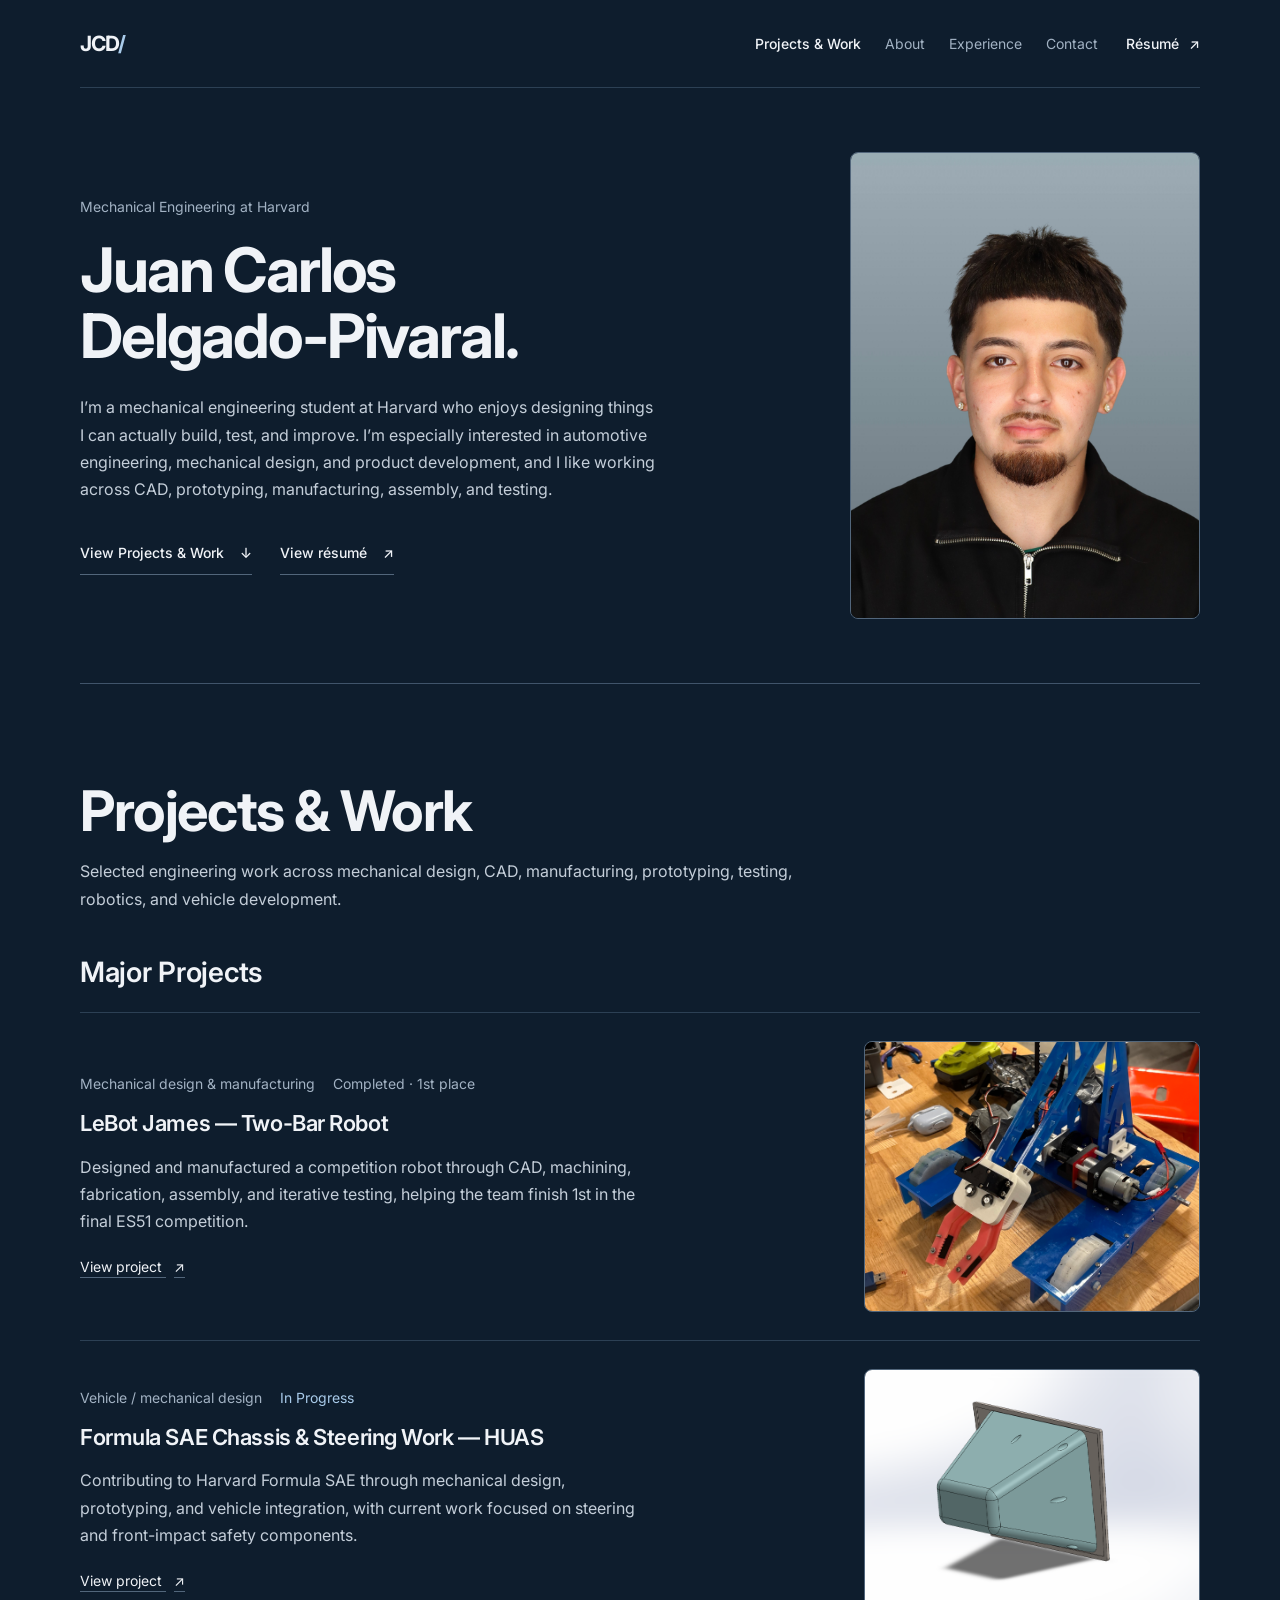
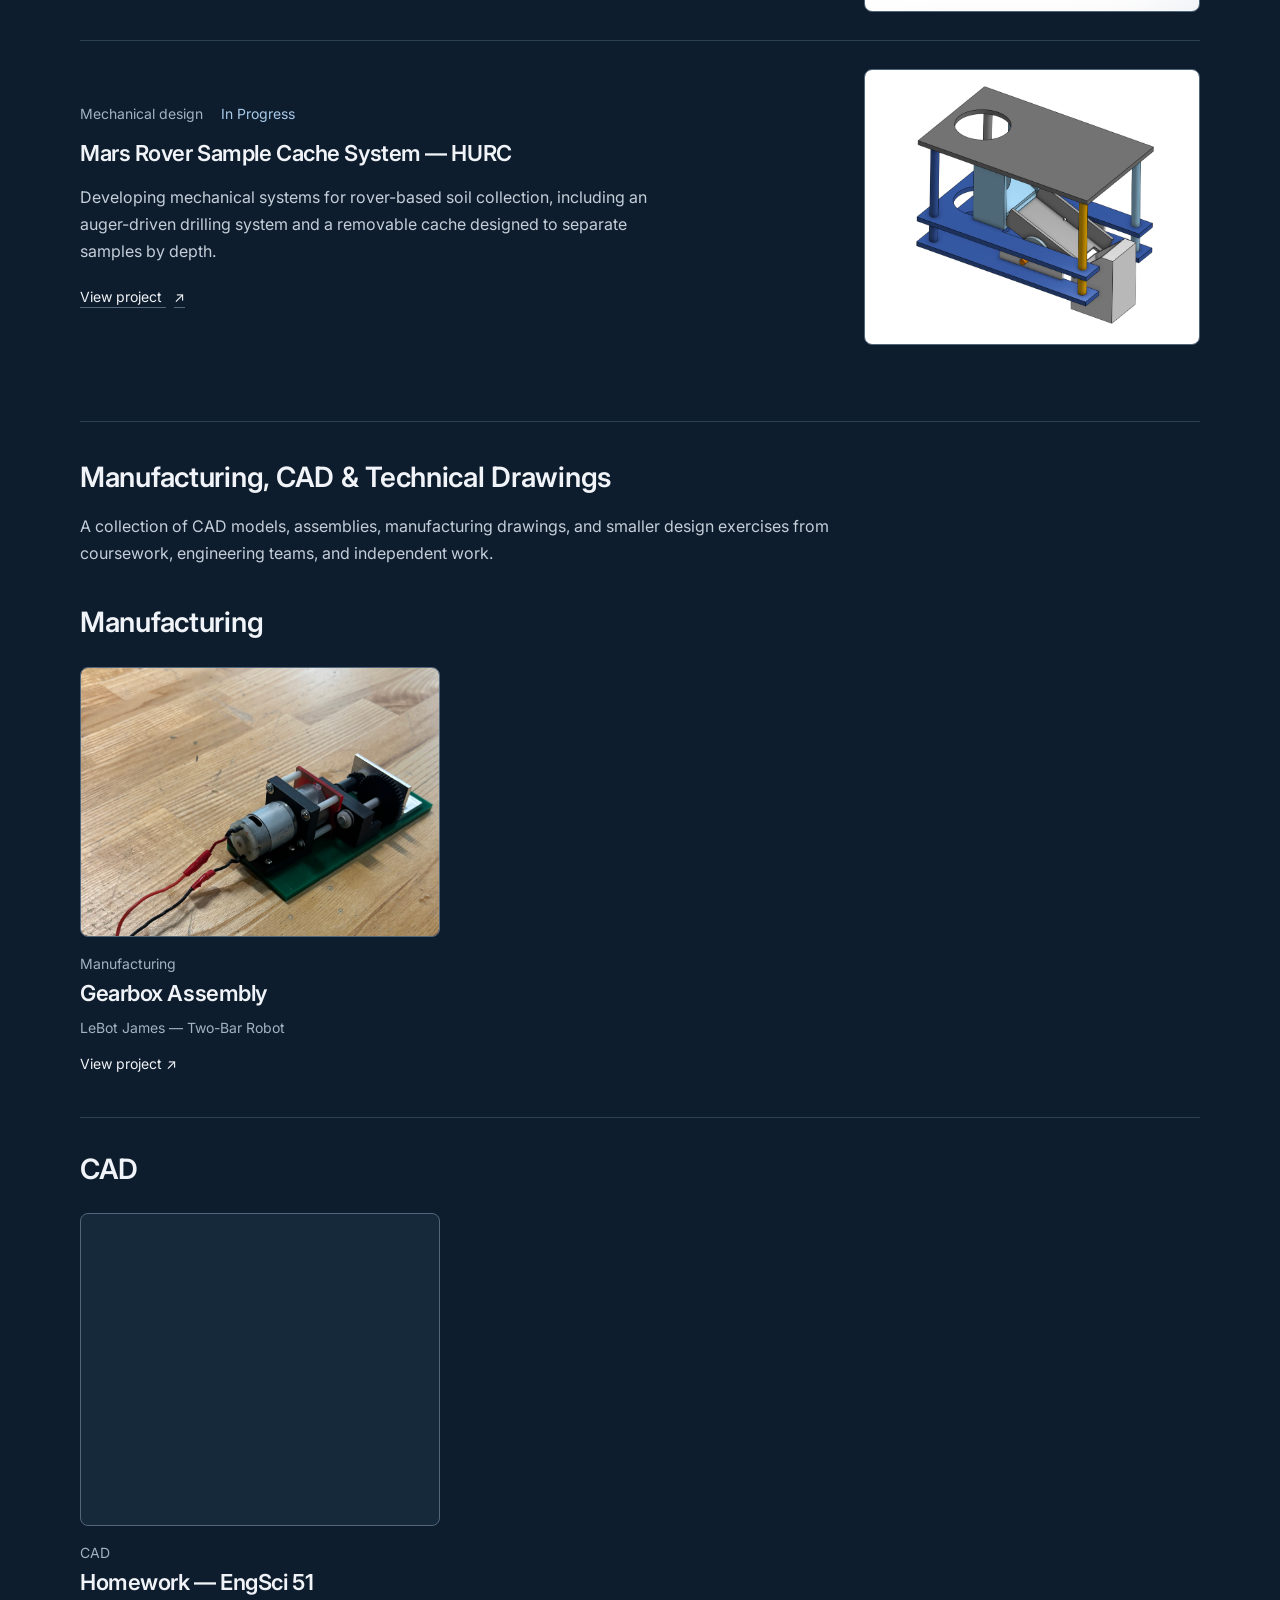
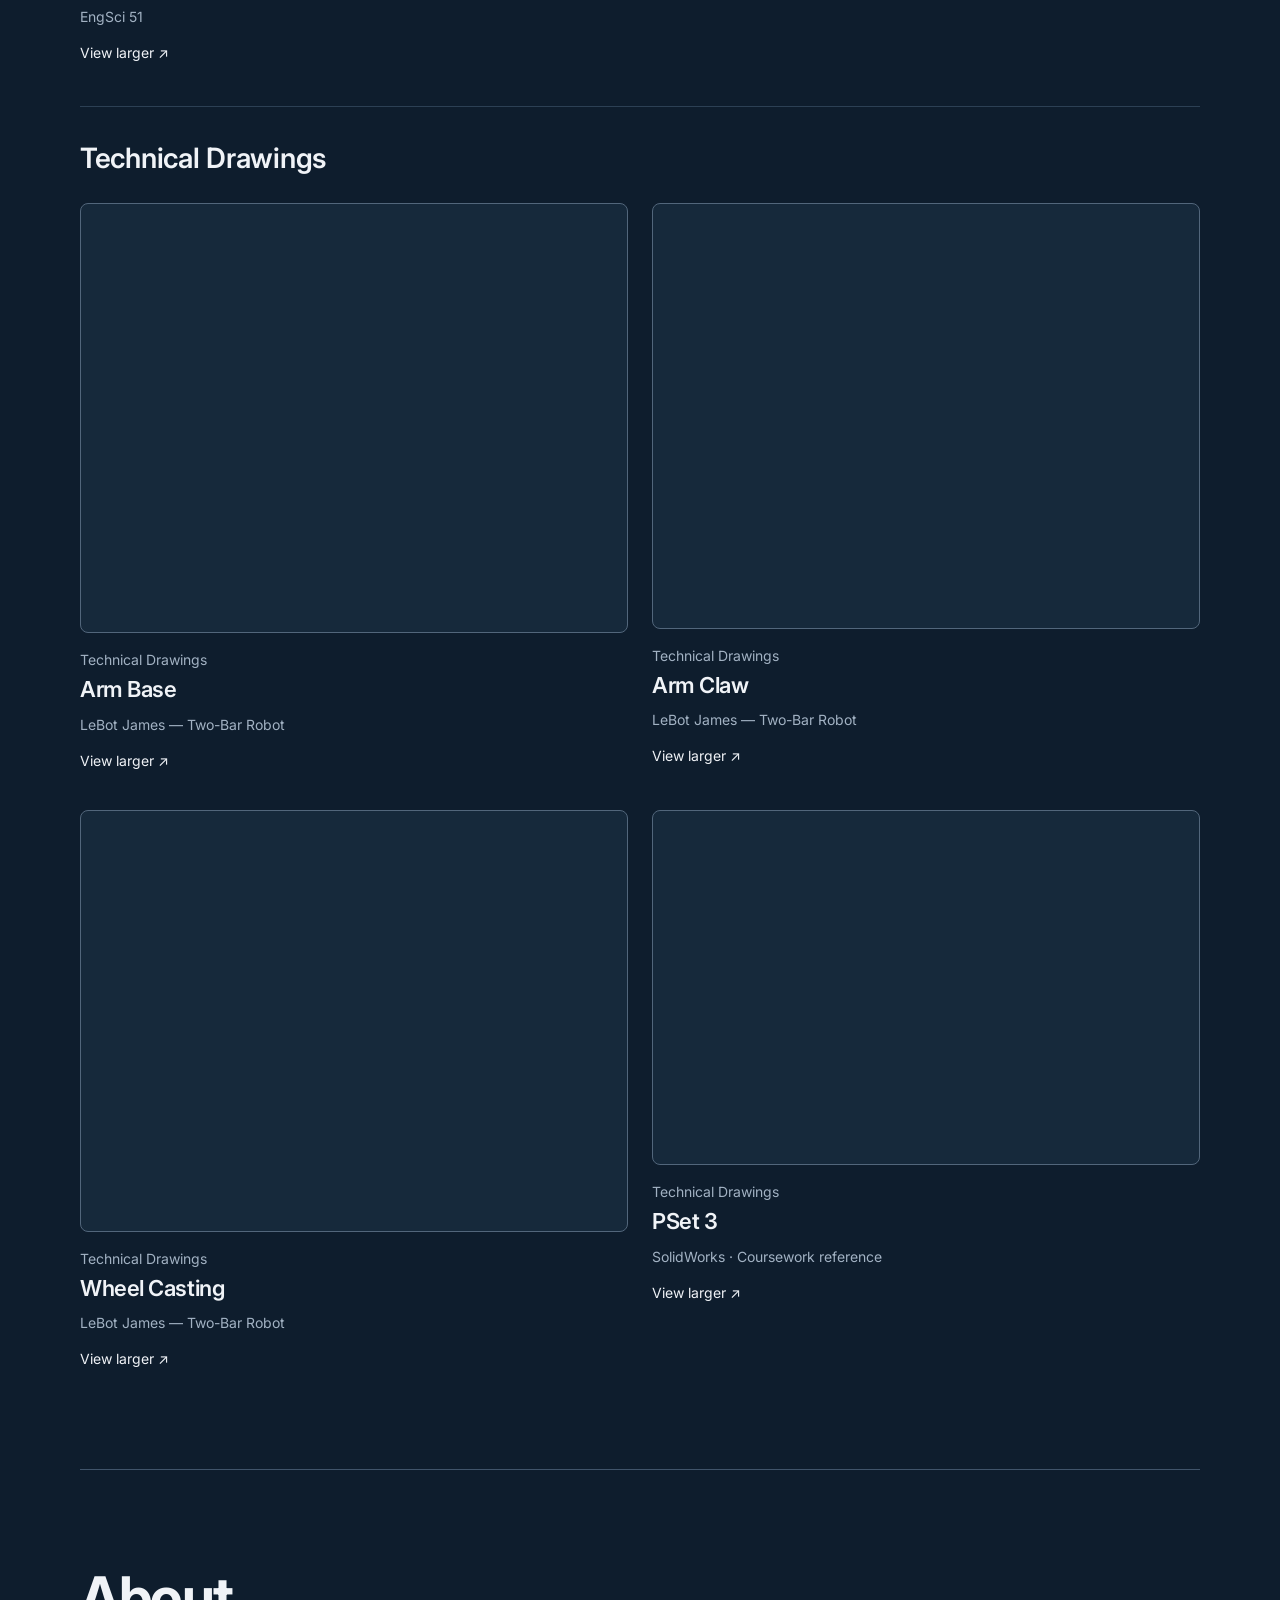
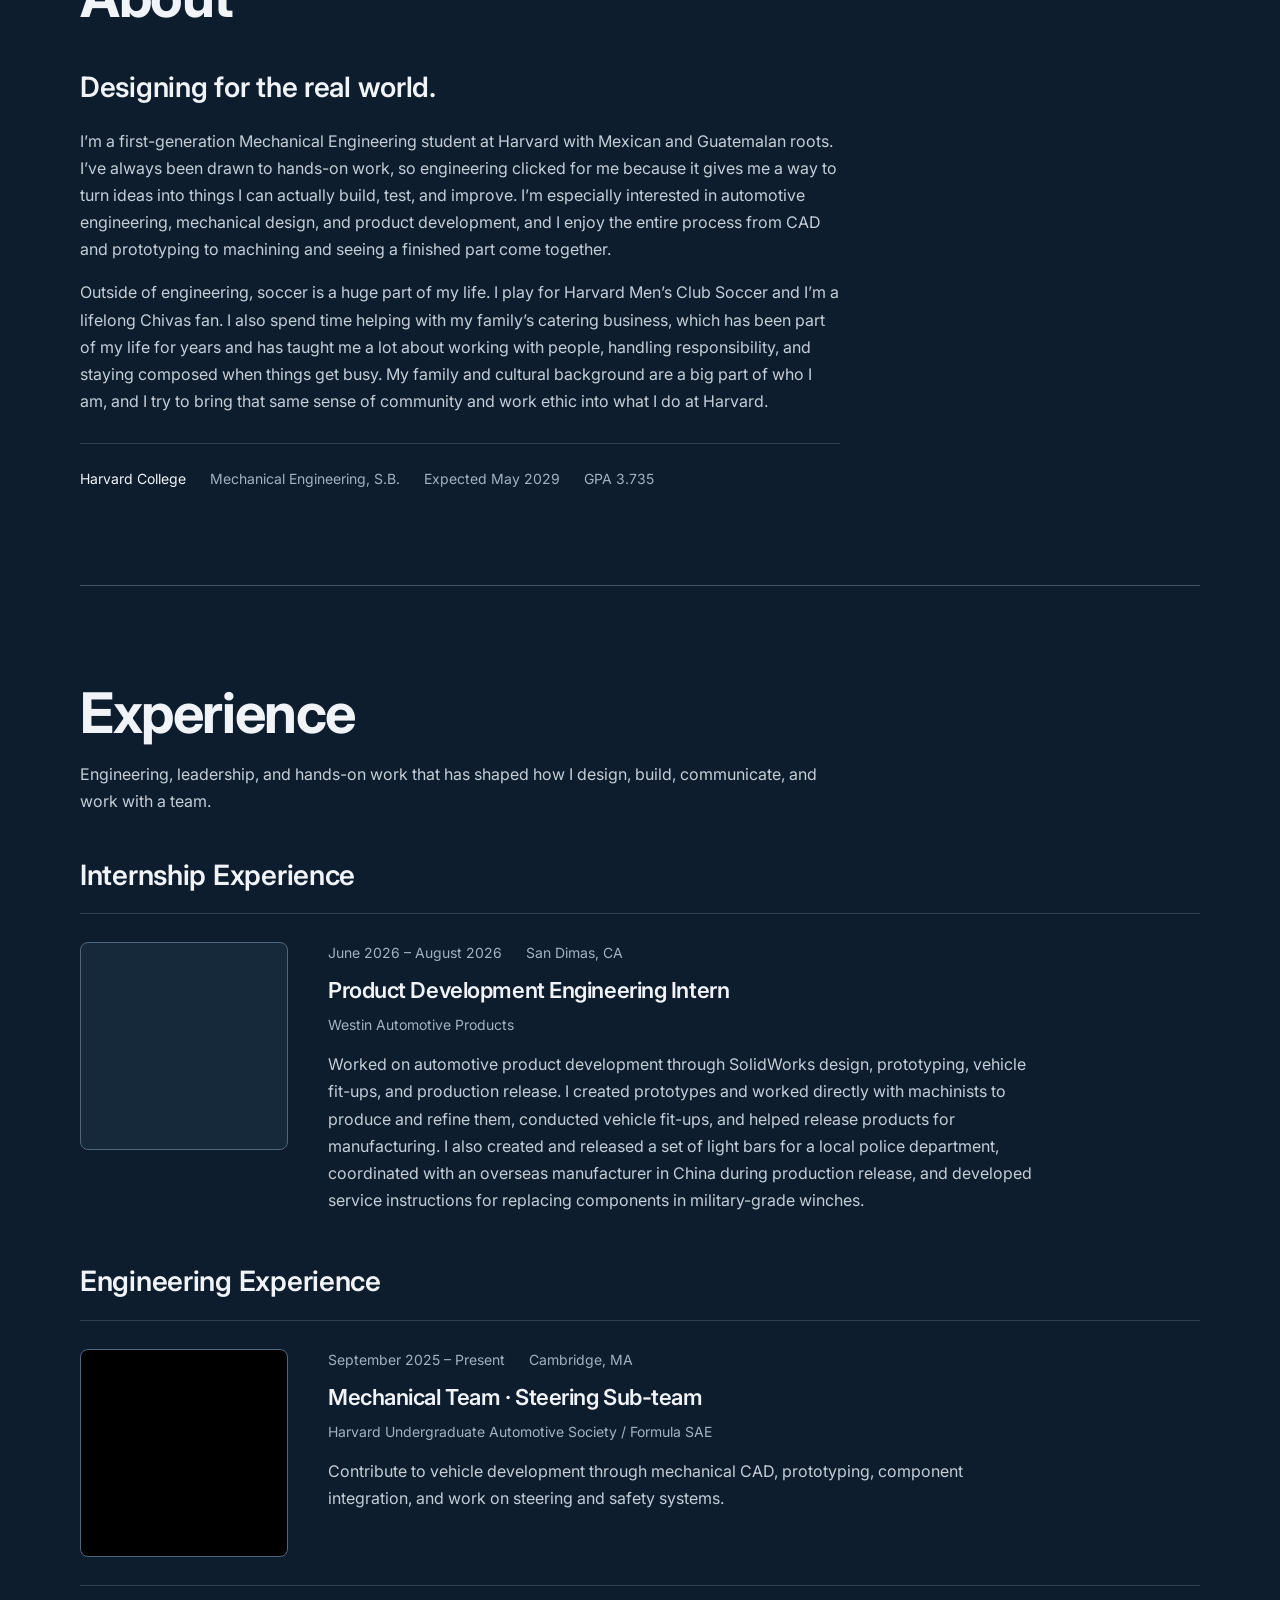
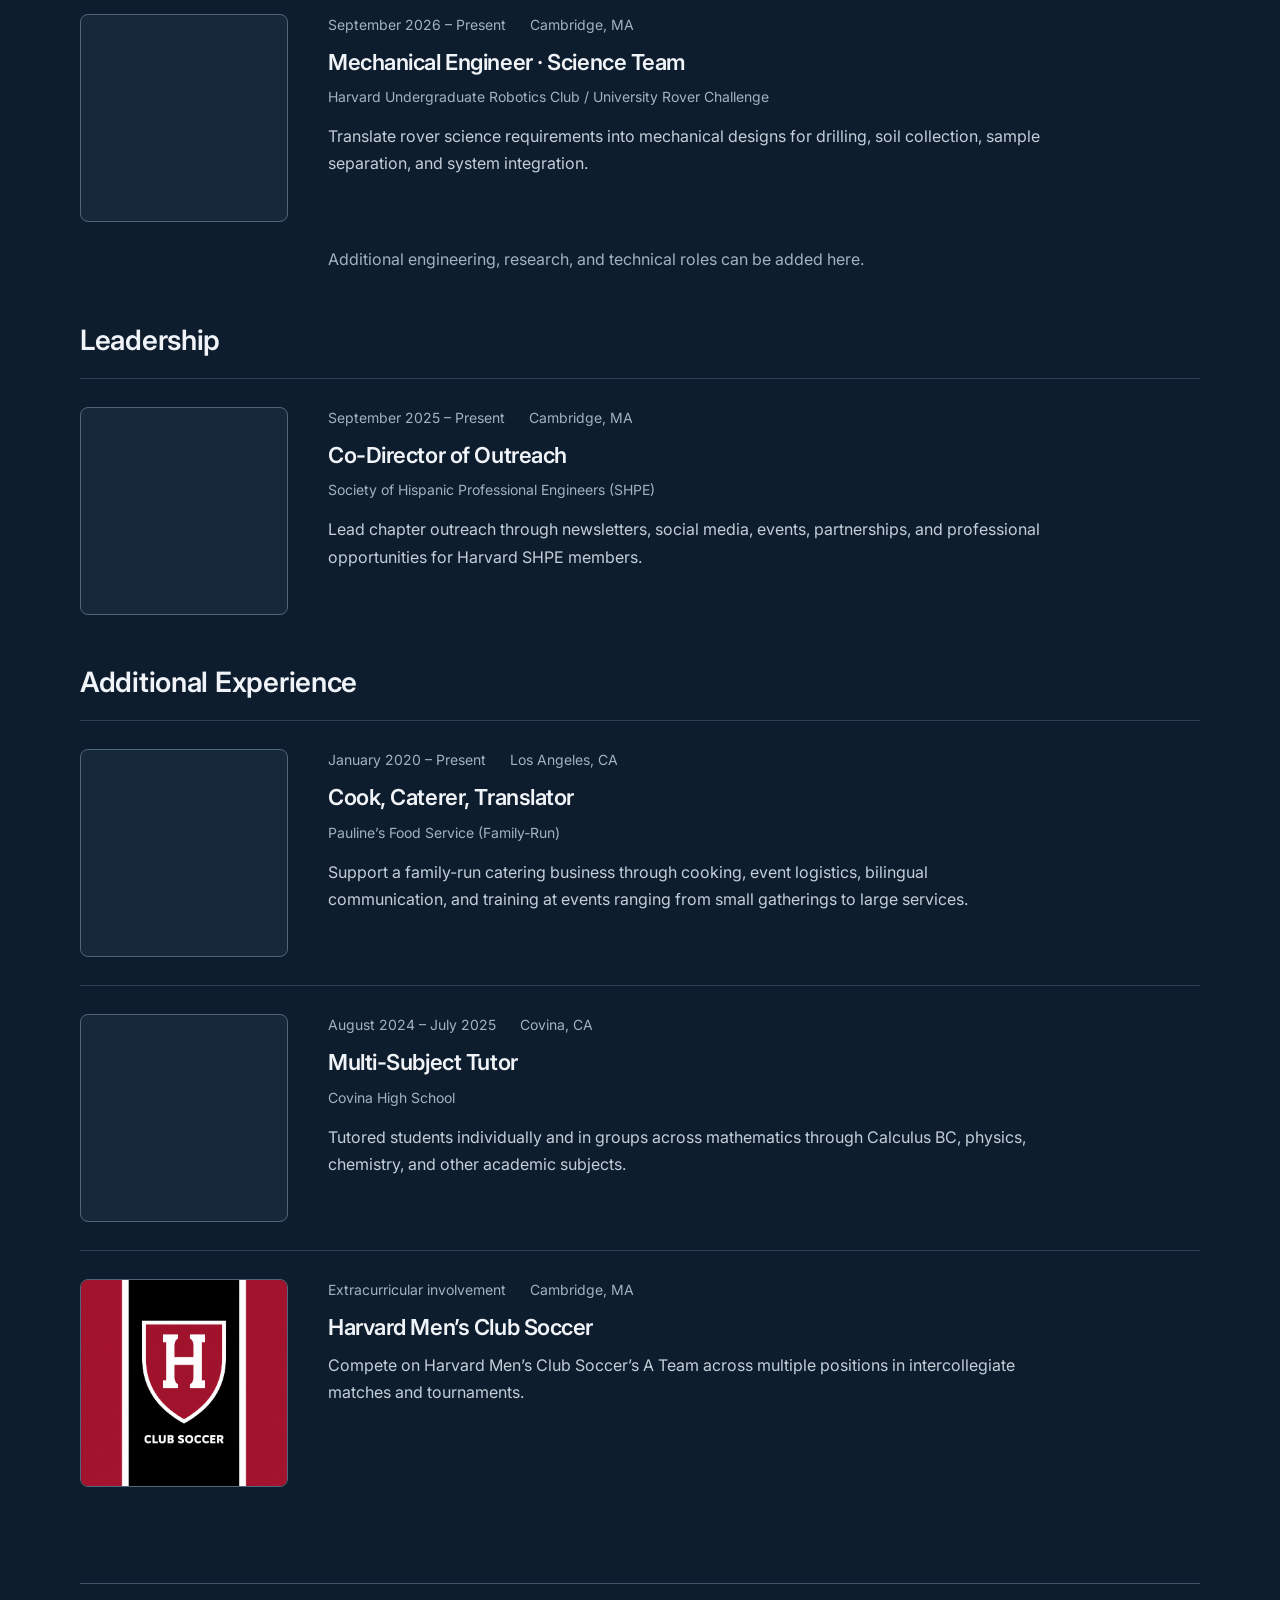
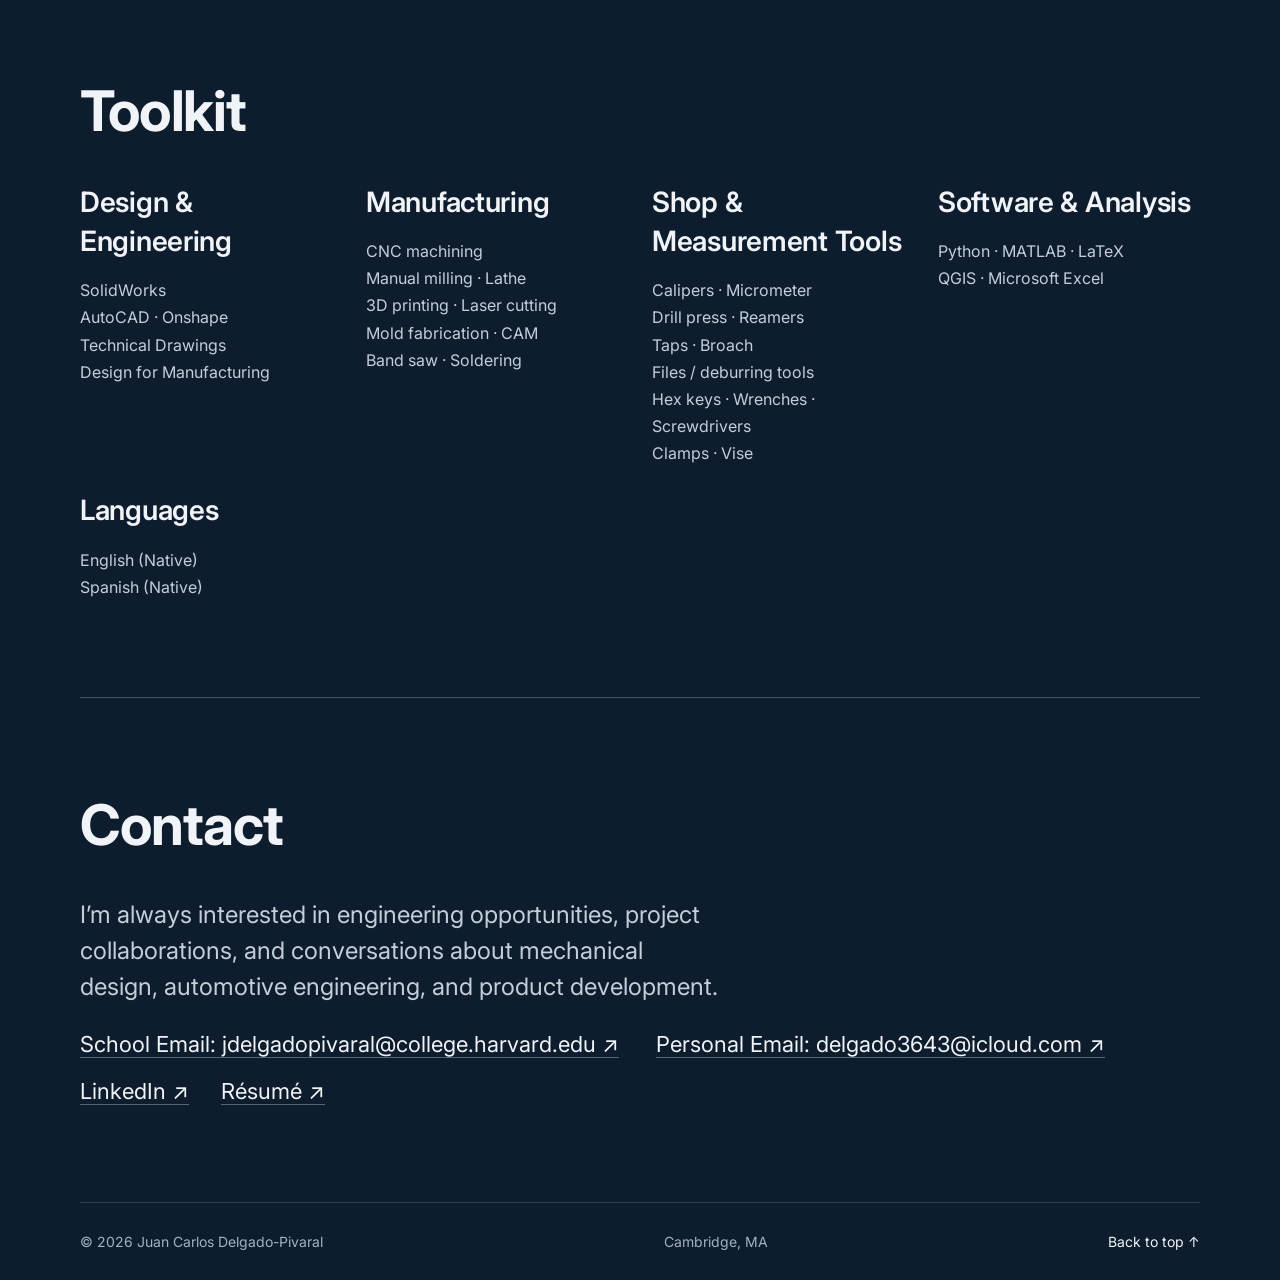
<file: index.html>
<!doctype html>
<html lang="en">
<head>
  <meta charset="UTF-8">
  <meta name="viewport" content="width=device-width, initial-scale=1.0">
  <meta name="description" content="Juan Carlos Delgado-Pivaral — Mechanical Engineering student at Harvard College. A portfolio of design, manufacturing, and physical systems work.">
  <title>Juan Carlos Delgado-Pivaral — Mechanical Engineering</title>
  <link rel="preconnect" href="https://fonts.googleapis.com">
  <link rel="preconnect" href="https://fonts.gstatic.com" crossorigin>
  <link href="https://fonts.googleapis.com/css2?family=Inter:wght@400;500;600;700;800&display=swap" rel="stylesheet">
  <link rel="stylesheet" href="styles.css">
</head>
<body>
  <a class="skip-link" href="#top">Skip to content</a>
  <header class="site-header">
    <a class="wordmark" href="#top" aria-label="Juan Carlos Delgado-Pivaral home">JCD<span>/</span></a>
    <nav class="nav" aria-label="Main navigation">
      <a href="#projects-work">Projects &amp; Work</a>
      <a href="#about">About</a>
      <a href="#experience">Experience</a>
      <a href="#contact">Contact</a>
    </nav>
    <a class="header-resume" href="Juan%20Delgado-Pivaral%20-%20Resume.pdf" target="_blank" rel="noopener">Résumé <span aria-hidden="true">↗</span></a>
  </header>
  <main id="top">
    <section class="hero page-width" aria-labelledby="hero-title">
      <div class="hero-copy">
        <p class="eyebrow">Mechanical Engineering at Harvard</p>
        <h1 id="hero-title">Juan Carlos<br>Delgado-Pivaral.</h1>
        <p class="hero-summary">I’m a mechanical engineering student at Harvard who enjoys designing things I can actually build, test, and improve. I’m especially interested in automotive engineering, mechanical design, and product development, and I like working across CAD, prototyping, manufacturing, assembly, and testing.</p>
        <div class="hero-actions">
          <a class="button" href="#projects-work">View Projects &amp; Work <span aria-hidden="true">↓</span></a>
          <a class="button" href="Juan%20Delgado-Pivaral%20-%20Resume.pdf" target="_blank" rel="noopener">View résumé <span aria-hidden="true">↗</span></a>
        </div>
      </div>
      <img class="hero-headshot" src="images/Updated%20Headshot.jpg" alt="Headshot of Juan Carlos Delgado-Pivaral" width="1984" height="2976" fetchpriority="high">
    </section>

    <section id="projects-work" class="projects page-width section-space section-rule" aria-labelledby="projects-work-title">
      <header class="section-header">
        <h2 class="section-title" id="projects-work-title">Projects &amp; Work</h2>
        <p class="section-note">Selected engineering work across mechanical design, CAD, manufacturing, prototyping, testing, robotics, and vehicle development.</p>
      </header>
      <section class="major-projects" id="major-projects" aria-labelledby="major-projects-title">
        <h3 class="subheading work-subheading" id="major-projects-title">Major Projects</h3>
        <div class="project-list">
          <a class="project-card" href="projects/battle-robot.html">
            <div class="project-info">
              <div class="project-meta"><span>Mechanical design &amp; manufacturing</span><span>Completed · 1st place</span></div><h4 class="entry-title">LeBot James — Two-Bar Robot</h4><p>Designed and manufactured a competition robot through CAD, machining, fabrication, assembly, and iterative testing, helping the team finish 1st in the final ES51 competition.</p><span class="project-link">View project <b>↗</b></span>
            </div>
            <div class="project-image project-image--lebot media-frame media--photo"><img loading="lazy" decoding="async" src="images/Images%20for%20LeBot/Finished%20Robot.jpeg" alt="Completed LeBot James two-bar robot with its drivetrain, arm, and claw assembled"></div>
          </a>
          <a class="project-card" href="projects/formula-sae.html">
            <div class="project-info">
              <div class="project-meta"><span>Vehicle / mechanical design</span><span class="status">In Progress</span></div><h4 class="entry-title">Formula SAE Chassis &amp; Steering Work — HUAS</h4><p>Contributing to Harvard Formula SAE through mechanical design, prototyping, and vehicle integration, with current work focused on steering and front-impact safety components.</p><span class="project-link">View project <b>↗</b></span>
            </div>
            <div class="project-image project-image--formula media-frame media--cad media--natural"><img loading="lazy" decoding="async" src="images/Formula%20SAE/Impact%20Attenuator%20Assembly.png" alt="Current Formula SAE CAD concept showing the impact attenuator and anti-intrusion plate assembly" width="1691" height="1216"></div>
          </a>
          <a class="project-card" href="projects/mars-rover.html">
            <div class="project-info">
              <div class="project-meta"><span>Mechanical design</span><span class="status">In Progress</span></div><h4 class="entry-title">Mars Rover Sample Cache System — HURC</h4><p>Developing mechanical systems for rover-based soil collection, including an auger-driven drilling system and a removable cache designed to separate samples by depth.</p><span class="project-link">View project <b>↗</b></span>
            </div>
            <div class="project-image project-image--hurc media-frame media--cad media--natural"><img loading="lazy" decoding="async" src="images/HURC%20Pictures/Cache.png" alt="HURC sample cache CAD concept showing the frame, sample-routing ramp, and closure mechanism" width="1934" height="1588"></div>
          </a>
        </div>
      </section>

      <section class="work-gallery" id="cad-technical-drawings" aria-labelledby="cad-gallery-title">
        <header class="gallery-heading">
          <h3 class="subheading" id="cad-gallery-title">Manufacturing, CAD &amp; Technical Drawings</h3>
          <p>A collection of CAD models, assemblies, manufacturing drawings, and smaller design exercises from coursework, engineering teams, and independent work.</p>
        </header>
        <!-- Add CAD items and drawings to their respective groups; keep filenames as the category source.
             Gallery buttons automatically use the shared image viewer in script.js. -->
        <section class="gallery-group gallery-group--offset" aria-labelledby="manufacturing-work-title">
          <h4 class="subheading gallery-group-title" id="manufacturing-work-title">Manufacturing</h4>
          <div class="gallery-grid">
            <article class="gallery-item" id="gearbox-preview">
              <a class="gallery-card gallery-image media-frame media--photo media-gearbox-cover" href="projects/gearbox-assembly.html" aria-labelledby="gearbox-preview-title" aria-describedby="gearbox-preview-project">
                <img src="images/Gearbox%20Assembly/Gearbox%20Assembled.jpeg" alt="Assembled gearbox prototype for LeBot James — Two-Bar Robot" loading="lazy" decoding="async">
              </a>
              <div class="gallery-info">
                <p class="gallery-meta">Manufacturing</p>
                <h5 class="entry-title" id="gearbox-preview-title">Gearbox Assembly</h5>
                <p class="gallery-meta" id="gearbox-preview-project">LeBot James — Two-Bar Robot</p>
                <span class="gallery-open" aria-hidden="true">View project ↗</span>
              </div>
            </article>
          </div>
        </section>
        <section class="gallery-group gallery-group--offset" aria-labelledby="cad-work-title">
          <h4 class="subheading gallery-group-title" id="cad-work-title">CAD</h4>
          <div class="gallery-grid">
          <article class="gallery-item">
            <button class="gallery-card" type="button" data-title="Homework — EngSci 51" data-category="CAD" aria-labelledby="gallery-es51-homework-title" aria-describedby="gallery-es51-homework-meta">
              <span class="gallery-image media-frame media--drawing media--natural">
                <img src="images/CAD%3ATechnical%20Drawings/CAD%20Homework%20-%20EngSci%2051.png" alt="CAD homework model with pistons, connecting rods and a crankshaft assembly" width="1462" height="1267" loading="lazy" decoding="async">
              </span>
            </button>
            <div class="gallery-info">
              <p class="gallery-meta">CAD</p>
              <h5 class="entry-title" id="gallery-es51-homework-title">Homework — EngSci 51</h5>
              <p class="gallery-meta" id="gallery-es51-homework-meta">EngSci 51</p>
              <span class="gallery-open" aria-hidden="true">View larger ↗</span>
            </div>
          </article>
          </div>
        </section>
        <section class="gallery-group" aria-labelledby="technical-drawings-title">
          <h4 class="subheading gallery-group-title" id="technical-drawings-title">Technical Drawings</h4>
          <div class="gallery-grid gallery-grid--drawings">
          <article class="gallery-item">
            <button class="gallery-card" type="button" data-title="Arm Base" data-category="Technical Drawings" data-software="SolidWorks" aria-labelledby="gallery-lebot-arm-base-title" aria-describedby="gallery-lebot-arm-base-meta">
              <span class="gallery-image media-frame media--drawing media--natural">
                <img src="images/CAD%3ATechnical%20Drawings/Arm%20Base%20Technical%20Drawing%20-%20LeBot%20James.png" alt="Arm base technical drawing for LeBot James — Two-Bar Robot, with dimensioned views and title block" width="1471" height="1155" loading="lazy" decoding="async">
              </span>
            </button>
            <div class="gallery-info">
              <p class="gallery-meta">Technical Drawings</p>
              <h5 class="entry-title" id="gallery-lebot-arm-base-title">Arm Base</h5>
              <p class="gallery-meta" id="gallery-lebot-arm-base-meta">LeBot James — Two-Bar Robot</p>
              <span class="gallery-open" aria-hidden="true">View larger ↗</span>
            </div>
          </article>
          <article class="gallery-item">
            <button class="gallery-card" type="button" data-title="Arm Claw" data-category="Technical Drawings" data-software="SolidWorks" aria-labelledby="gallery-lebot-arm-claw-title" aria-describedby="gallery-lebot-arm-claw-meta">
              <span class="gallery-image media-frame media--drawing media--natural">
                <img src="images/CAD%3ATechnical%20Drawings/Arm%20Claw%20Technical%20Drawing%20-%20LeBot%20James.png" alt="Arm claw technical drawing for LeBot James — Two-Bar Robot, with dimensioned views and title block" width="1465" height="1138" loading="lazy" decoding="async">
              </span>
            </button>
            <div class="gallery-info">
              <p class="gallery-meta">Technical Drawings</p>
              <h5 class="entry-title" id="gallery-lebot-arm-claw-title">Arm Claw</h5>
              <p class="gallery-meta" id="gallery-lebot-arm-claw-meta">LeBot James — Two-Bar Robot</p>
              <span class="gallery-open" aria-hidden="true">View larger ↗</span>
            </div>
          </article>
          <article class="gallery-item">
            <button class="gallery-card" type="button" data-title="Wheel Casting" data-category="Technical Drawings" data-software="SolidWorks" aria-labelledby="gallery-lebot-wheel-casting-title" aria-describedby="gallery-lebot-wheel-casting-meta">
              <span class="gallery-image media-frame media--drawing media--natural">
                <img src="images/CAD%3ATechnical%20Drawings/Wheel%20Casting%20Technical%20Drawing%20-%20LeBot%20James.png" alt="Wheel casting technical drawing for LeBot James — Two-Bar Robot, with dimensioned views and title block" width="1473" height="1133" loading="lazy" decoding="async">
              </span>
            </button>
            <div class="gallery-info">
              <p class="gallery-meta">Technical Drawings</p>
              <h5 class="entry-title" id="gallery-lebot-wheel-casting-title">Wheel Casting</h5>
              <p class="gallery-meta" id="gallery-lebot-wheel-casting-meta">LeBot James — Two-Bar Robot</p>
              <span class="gallery-open" aria-hidden="true">View larger ↗</span>
            </div>
          </article>
          <article class="gallery-item">
            <button class="gallery-card" type="button" data-title="PSet 3" data-category="Technical Drawings" data-software="SolidWorks" aria-labelledby="gallery-pset3-title" aria-describedby="gallery-pset3-meta">
              <span class="gallery-image media-frame media--drawing media--natural">
                <img src="images/CAD%3ATechnical%20Drawings/PSet3%20Technical%20Drawing.png" alt="PSet 3 coursework reference drawing with dimensions, tolerances, section and detail views, and a title block" width="5100" height="3300" loading="lazy" decoding="async">
              </span>
            </button>
            <div class="gallery-info">
              <p class="gallery-meta">Technical Drawings</p>
              <h5 class="entry-title" id="gallery-pset3-title">PSet 3</h5>
              <p class="gallery-meta" id="gallery-pset3-meta">SolidWorks · Coursework reference</p>
              <span class="gallery-open" aria-hidden="true">View larger ↗</span>
            </div>
          </article>
          </div>
        </section>
      </section>
    </section>

    <section id="about" class="about page-width section-space section-rule" aria-labelledby="about-title">
      <header class="section-header"><h2 class="section-title" id="about-title">About</h2></header>
      <div class="about-content section-content">
        <h3 class="subheading">Designing for the real world.</h3>
        <p>I’m a first-generation Mechanical Engineering student at Harvard with Mexican and Guatemalan roots. I’ve always been drawn to hands-on work, so engineering clicked for me because it gives me a way to turn ideas into things I can actually build, test, and improve. I’m especially interested in automotive engineering, mechanical design, and product development, and I enjoy the entire process from CAD and prototyping to machining and seeing a finished part come together.</p>
        <p>Outside of engineering, soccer is a huge part of my life. I play for Harvard Men’s Club Soccer and I’m a lifelong Chivas fan. I also spend time helping with my family’s catering business, which has been part of my life for years and has taught me a lot about working with people, handling responsibility, and staying composed when things get busy. My family and cultural background are a big part of who I am, and I try to bring that same sense of community and work ethic into what I do at Harvard.</p>
        <div class="education">
          <span>Harvard College</span><span>Mechanical Engineering, S.B.</span><span>Expected May 2029</span><span>GPA 3.735</span>
        </div>
      </div>
    </section>

    <section id="experience" class="experience page-width section-space section-rule" aria-labelledby="experience-title">
      <header class="section-header">
        <h2 class="section-title" id="experience-title">Experience</h2>
        <p class="section-note">Engineering, leadership, and hands-on work that has shaped how I design, build, communicate, and work with a team.</p>
      </header>
      <div class="experience-groups">
        <section class="experience-group" aria-labelledby="experience-category-1">
          <h3 class="experience-heading subheading" id="experience-category-1">Internship Experience</h3>
          <article class="experience-entry" aria-labelledby="experience-role-1">
            <div class="experience-logo-slot media-frame media--logo"><img loading="lazy" decoding="async" src="logos/Westin%20Automotive.png" alt="Westin Automotive logo"></div>
            <div class="experience-item featured-experience internship-experience">
              <div class="experience-top"><span>June 2026 – August 2026</span><span>San Dimas, CA</span></div><h4 class="entry-title" id="experience-role-1">Product Development Engineering Intern</h4><p class="experience-company">Westin Automotive Products</p><p>Worked on automotive product development through SolidWorks design, prototyping, vehicle fit-ups, and production release. I created prototypes and worked directly with machinists to produce and refine them, conducted vehicle fit-ups, and helped release products for manufacturing. I also created and released a set of light bars for a local police department, coordinated with an overseas manufacturer in China during production release, and developed service instructions for replacing components in military-grade winches.</p>
            </div>
          </article>
          
        </section>
        <section class="experience-group" aria-labelledby="experience-category-2">
          <h3 class="experience-heading subheading" id="experience-category-2">Engineering Experience</h3>
          <article class="experience-entry" aria-labelledby="experience-role-2">
            <div class="experience-logo-slot media-frame experience-logo-slot--wide media--logo"><img loading="lazy" decoding="async" src="logos/Harvard%20Undergraduate%20Automotive%20Society.png" alt="Harvard Undergraduate Automotive Society logo"></div>
            <div class="experience-item">
              <div class="experience-top"><span>September 2025 – Present</span><span>Cambridge, MA</span></div><h4 class="entry-title" id="experience-role-2">Mechanical Team · Steering Sub-team</h4><p class="experience-company">Harvard Undergraduate Automotive Society / Formula SAE</p><p>Contribute to vehicle development through mechanical CAD, prototyping, component integration, and work on steering and safety systems.</p>
            </div>
          </article>
          <article class="experience-entry" aria-labelledby="experience-role-3">
            <div class="experience-logo-slot media-frame media--logo"><img loading="lazy" decoding="async" src="logos/Harvard%20Undergraduate%20Robotics%20Collective.png" alt="Harvard Undergraduate Robotics Club logo"></div>
            <div class="experience-item">
              <div class="experience-top"><span>September 2026 – Present</span><span>Cambridge, MA</span></div><h4 class="entry-title" id="experience-role-3">Mechanical Engineer · Science Team</h4><p class="experience-company">Harvard Undergraduate Robotics Club / University Rover Challenge</p><p>Translate rover science requirements into mechanical designs for drilling, soil collection, sample separation, and system integration.</p>
            </div>
          </article>
          <p class="experience-note">Additional engineering, research, and technical roles can be added here.</p>
        </section>
        <section class="experience-group" aria-labelledby="experience-category-3">
          <h3 class="experience-heading subheading" id="experience-category-3">Leadership</h3>
          <article class="experience-entry" aria-labelledby="experience-role-4">
            <div class="experience-logo-slot media-frame media--logo"><img loading="lazy" decoding="async" src="logos/Harvard%20Society%20of%20Hispanic%20Professional%20Engineers.png" alt="Harvard Society of Hispanic Professional Engineers logo"></div>
            <div class="experience-item">
              <div class="experience-top"><span>September 2025 – Present</span><span>Cambridge, MA</span></div><h4 class="entry-title" id="experience-role-4">Co-Director of Outreach</h4><p class="experience-company">Society of Hispanic Professional Engineers (SHPE)</p><p>Lead chapter outreach through newsletters, social media, events, partnerships, and professional opportunities for Harvard SHPE members.</p>
            </div>
          </article>
        </section>
        <section class="experience-group" aria-labelledby="experience-category-4">
          <h3 class="experience-heading subheading" id="experience-category-4">Additional Experience</h3>
          <article class="experience-entry" aria-labelledby="experience-role-5">
            <div class="experience-logo-slot media-frame media--logo"><img loading="lazy" decoding="async" src="logos/Pauline%27s%20Food%20Service.png" alt="Pauline’s Food Service logo"></div>
            <div class="experience-item">
              <div class="experience-top"><span>January 2020 – Present</span><span>Los Angeles, CA</span></div><h4 class="entry-title" id="experience-role-5">Cook, Caterer, Translator</h4><p class="experience-company">Pauline’s Food Service (Family-Run)</p><p>Support a family-run catering business through cooking, event logistics, bilingual communication, and training at events ranging from small gatherings to large services.</p>
            </div>
          </article>
          <article class="experience-entry" aria-labelledby="experience-role-6">
            <div class="experience-logo-slot media-frame media--logo"><img loading="lazy" decoding="async" src="logos/Covina%20High%20School.png" alt="Covina High School logo"></div>
            <div class="experience-item">
              <div class="experience-top"><span>August 2024 – July 2025</span><span>Covina, CA</span></div><h4 class="entry-title" id="experience-role-6">Multi-Subject Tutor</h4><p class="experience-company">Covina High School</p><p>Tutored students individually and in groups across mathematics through Calculus BC, physics, chemistry, and other academic subjects.</p>
            </div>
          </article>
          <article class="experience-entry" aria-labelledby="experience-role-7">
            <div class="experience-logo-slot media-frame media--logo"><img loading="lazy" decoding="async" src="logos/Harvard%20Men%27s%20Club%20Soccer.png" alt="Harvard Men’s Club Soccer logo"></div>
            <div class="experience-item">
              <div class="experience-top"><span>Extracurricular involvement</span><span>Cambridge, MA</span></div><h4 class="entry-title" id="experience-role-7">Harvard Men’s Club Soccer</h4><p>Compete on Harvard Men’s Club Soccer’s A Team across multiple positions in intercollegiate matches and tournaments.</p>
            </div>
          </article>
          
        </section>
      </div>
    </section>

    <section class="skills page-width section-space section-rule" aria-labelledby="toolkit-title">
      <header class="section-header"><h2 class="section-title" id="toolkit-title">Toolkit</h2></header>
      <div class="skills-grid">
        <div><h3 class="subheading">Design &amp; Engineering</h3><p>SolidWorks<br>AutoCAD · Onshape<br>Technical Drawings<br>Design for Manufacturing</p></div>
        <div><h3 class="subheading">Manufacturing</h3><p>CNC machining<br>Manual milling · Lathe<br>3D printing · Laser cutting<br>Mold fabrication · CAM<br>Band saw · Soldering</p></div>
        <div><h3 class="subheading">Shop &amp; Measurement Tools</h3><p>Calipers · Micrometer<br>Drill press · Reamers<br>Taps · Broach<br>Files / deburring tools<br>Hex keys · Wrenches · Screwdrivers<br>Clamps · Vise</p></div>
        <div><h3 class="subheading">Software &amp; Analysis</h3><p>Python · MATLAB · LaTeX<br>QGIS · Microsoft Excel</p></div>
        <div class="skills-languages"><h3 class="subheading">Languages</h3><p>English (Native)<br>Spanish (Native)</p></div>
      </div>
    </section>

    <section id="contact" class="contact page-width section-space section-rule" aria-labelledby="contact-title">
      <header class="section-header"><h2 class="section-title" id="contact-title">Contact</h2></header>
      <div class="section-content">
        <h3 class="contact-intro">I’m always interested in engineering opportunities, project collaborations, and conversations about mechanical design, automotive engineering, and product development.</h3>
        <div class="contact-links contact-links--emails">
          <a class="email-link" href="mailto:jdelgadopivaral@college.harvard.edu">School Email: jdelgadopivaral@college.harvard.edu <span aria-hidden="true">↗</span></a>
          <a class="email-link" href="mailto:delgado3643@icloud.com">Personal Email: delgado3643@icloud.com <span aria-hidden="true">↗</span></a>
        </div>
        <div class="contact-links">
          <a href="https://www.linkedin.com/in/juan-delgado-pivaral" target="_blank" rel="noopener">LinkedIn <span aria-hidden="true">↗</span></a>
          <a href="Juan%20Delgado-Pivaral%20-%20Resume.pdf" target="_blank" rel="noopener">Résumé <span aria-hidden="true">↗</span></a>
        </div>
      </div>
    </section>
  </main>
  <footer class="footer page-width"><span>© 2026 Juan Carlos Delgado-Pivaral</span><span>Cambridge, MA</span><a href="#top">Back to top ↑</a></footer>
  <dialog class="lightbox" aria-labelledby="lightbox-title">
    <div class="lightbox-toolbar"><button class="lightbox-close" type="button" autofocus>Close <span aria-hidden="true">×</span></button></div>
    <div class="lightbox-image media-frame placeholder-media"></div>
    <div class="lightbox-caption">
      <p class="lightbox-category"></p>
      <h2 class="lightbox-title entry-title" id="lightbox-title"></h2>
      <p class="lightbox-software"></p>
    </div>
  </dialog>
  <script src="script.js"></script>
</body>
</html>
</file>
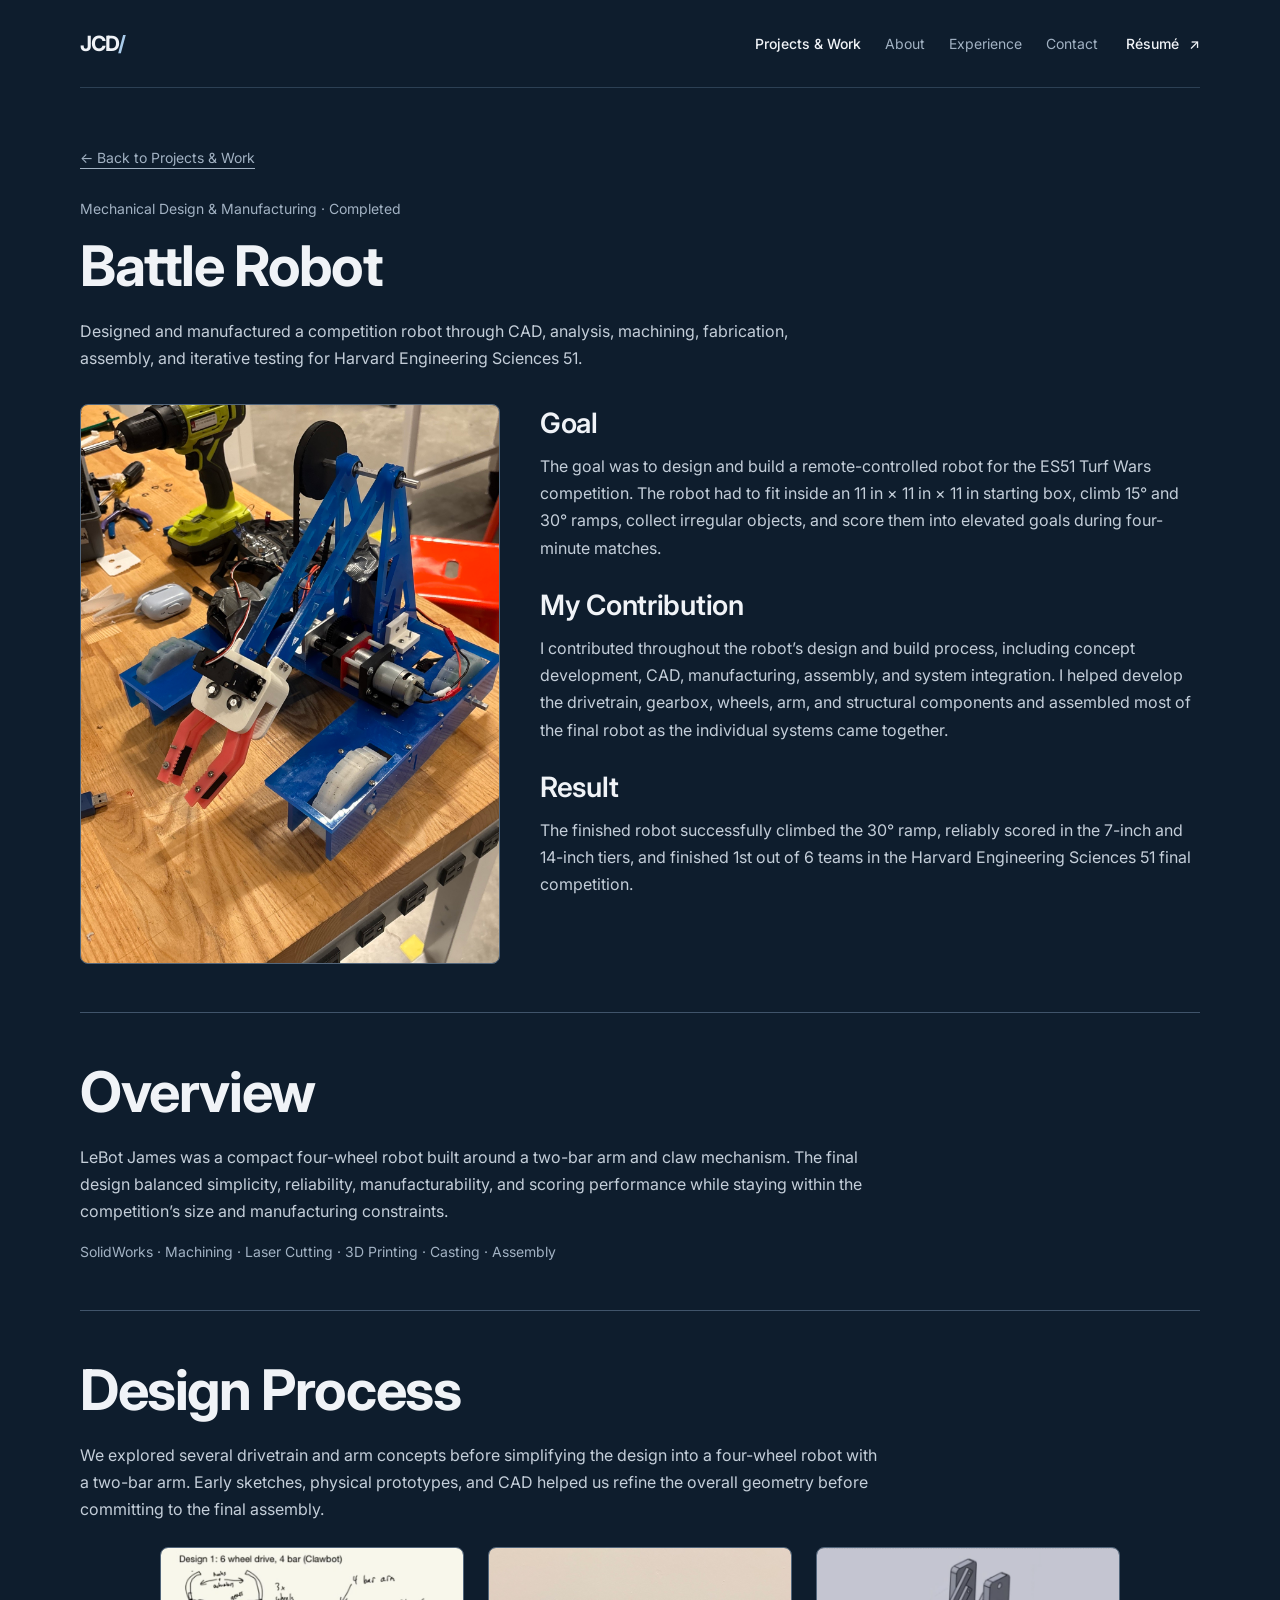
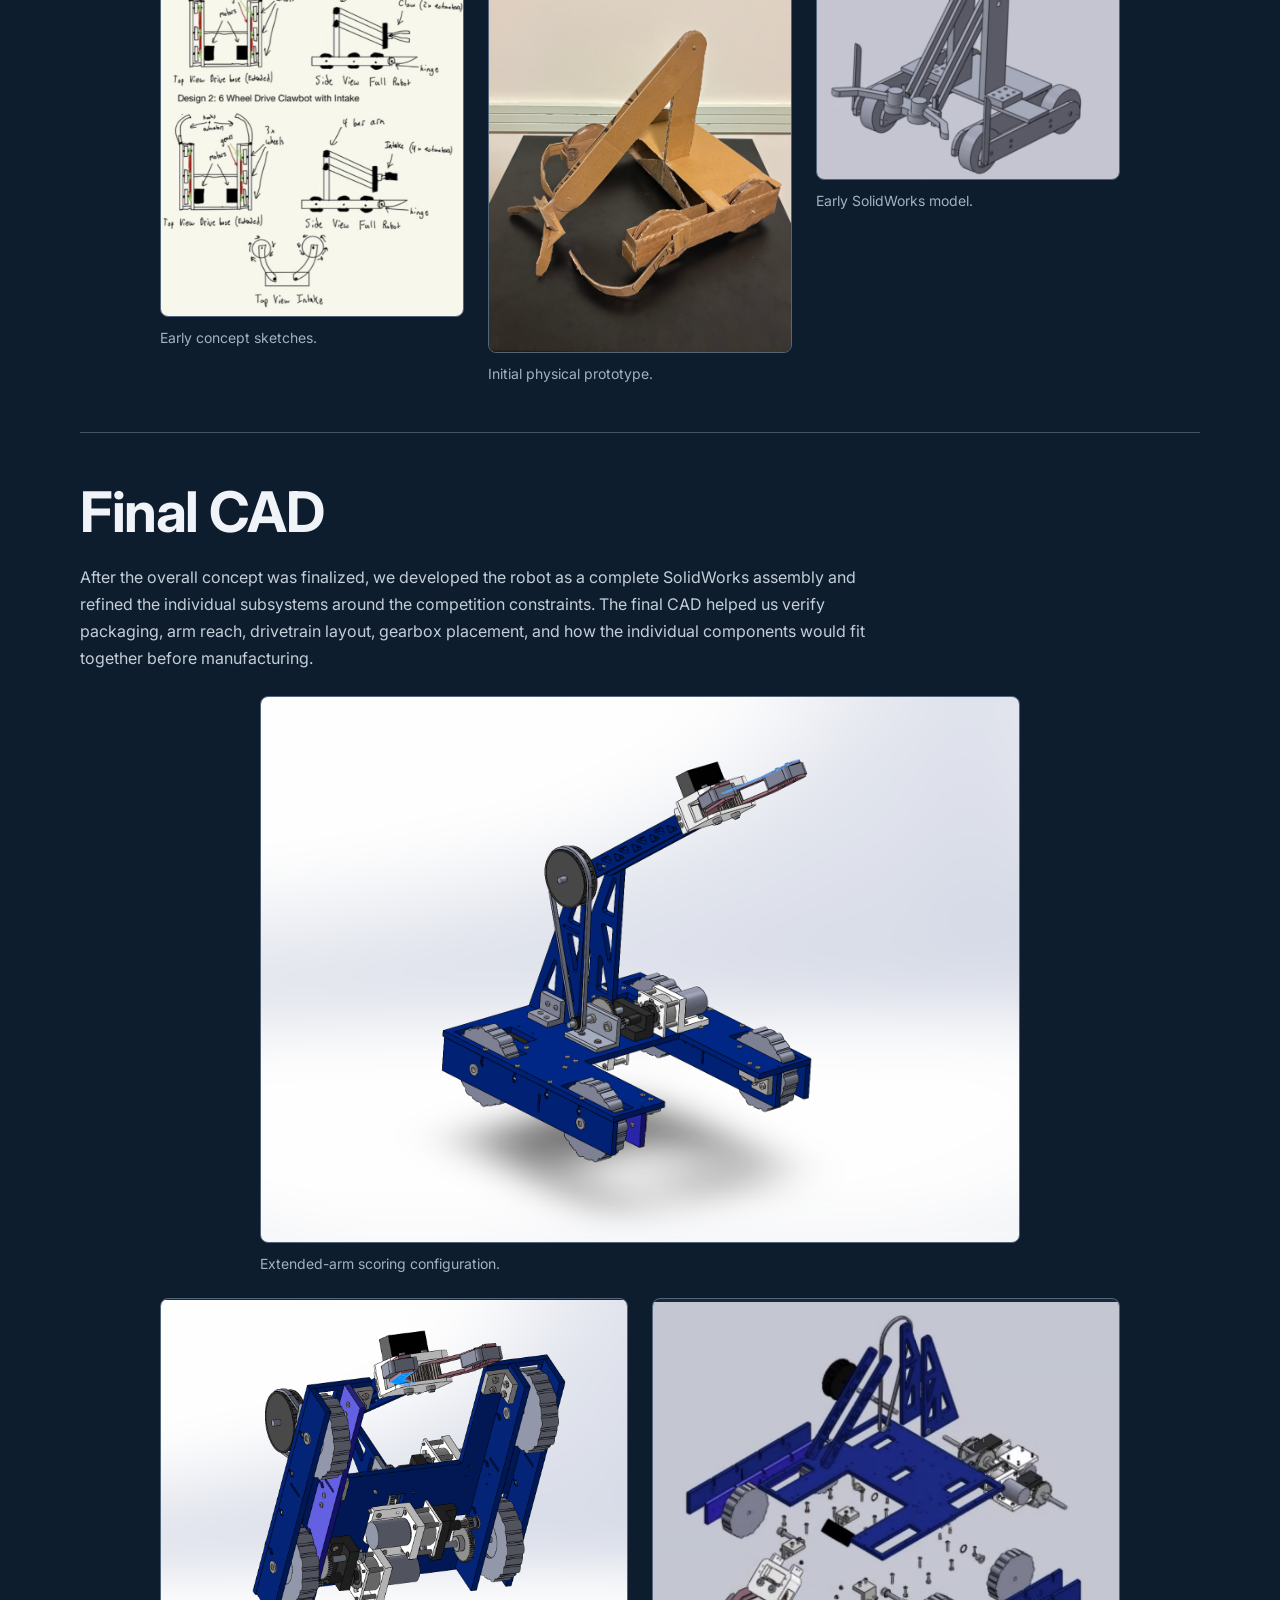
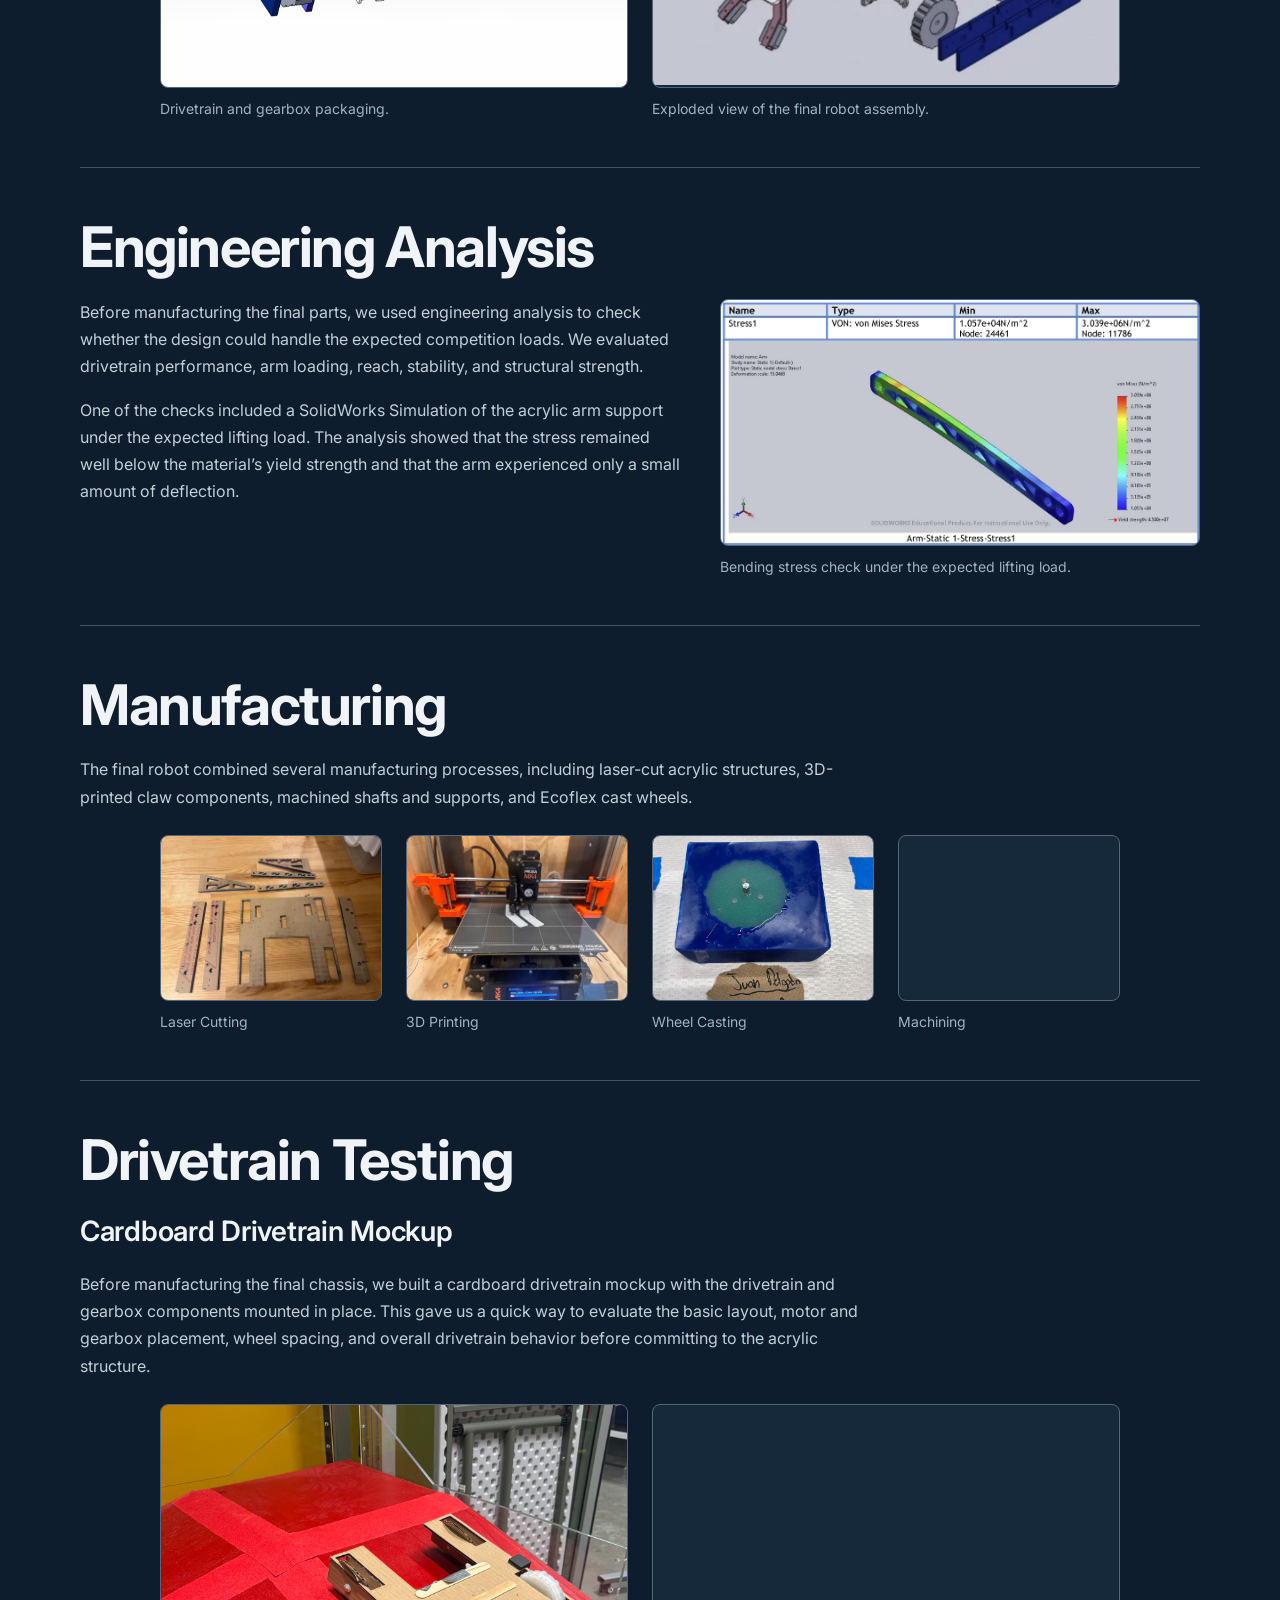
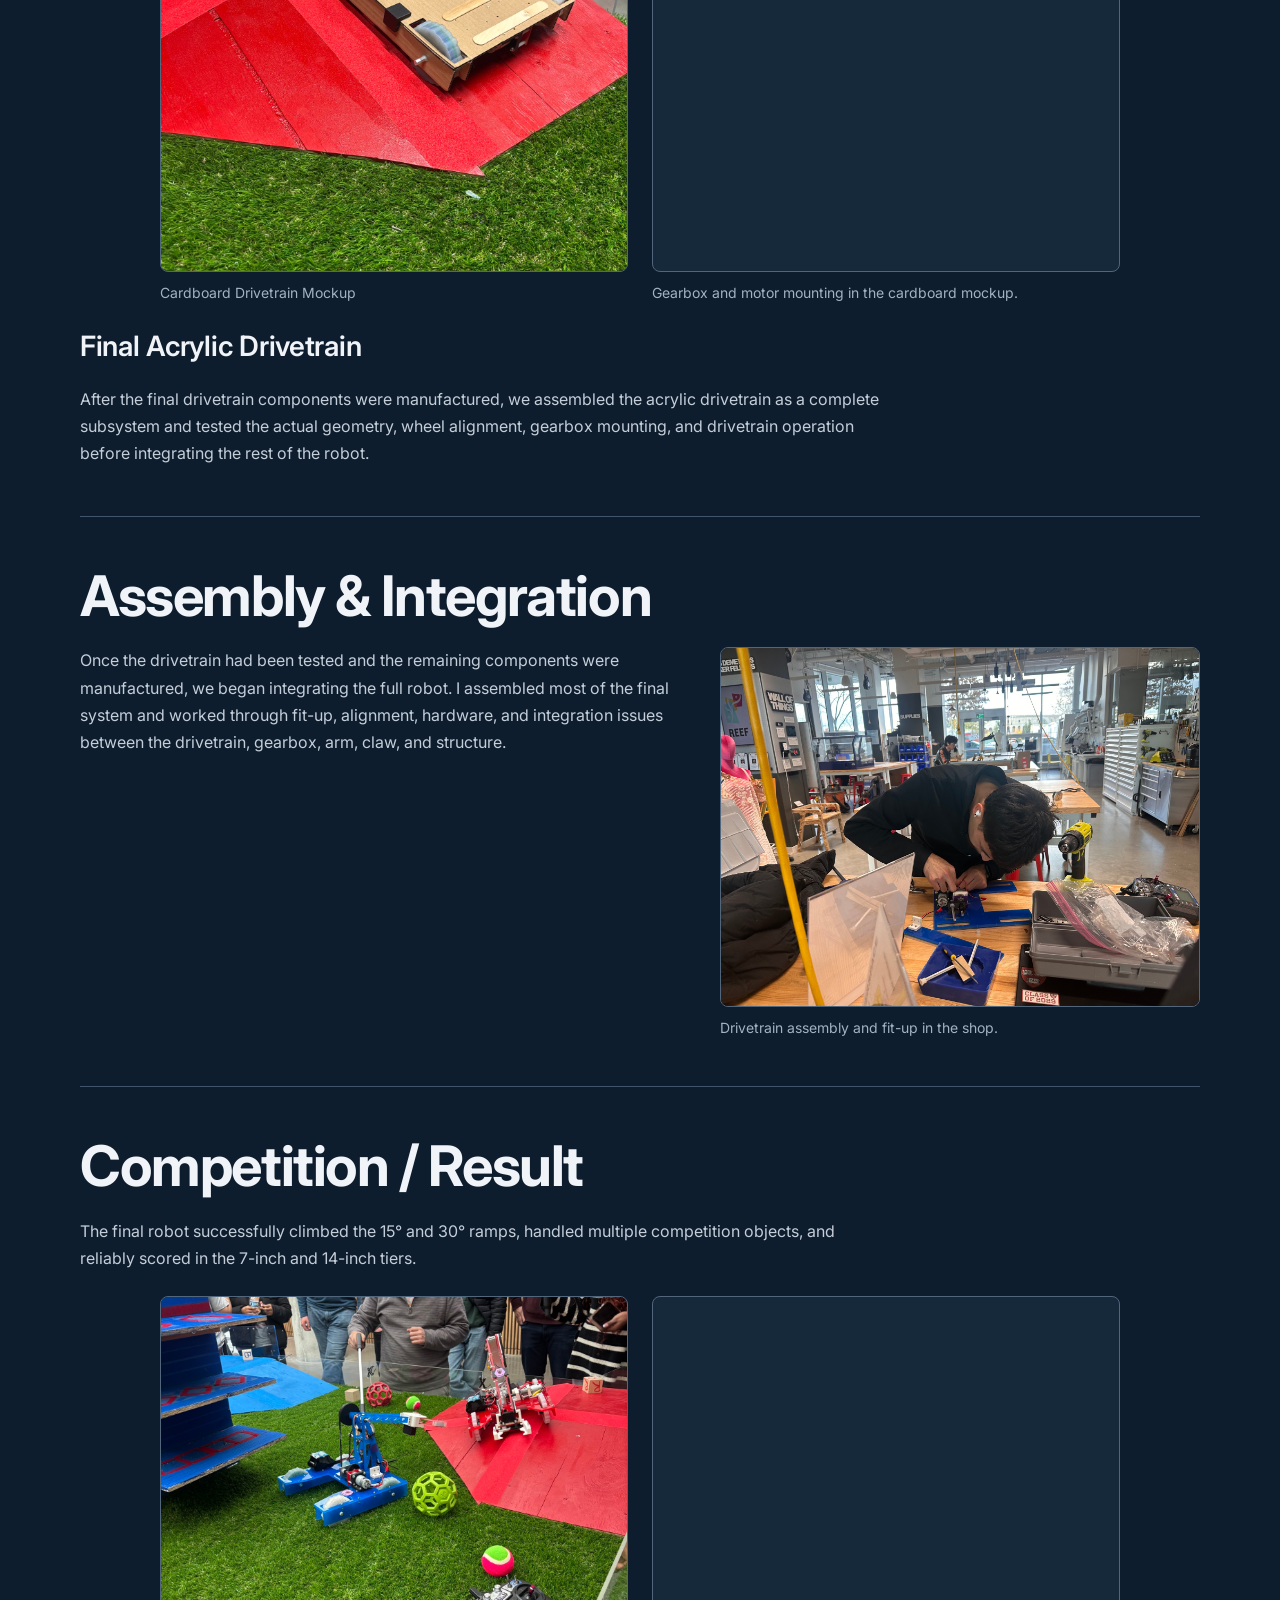
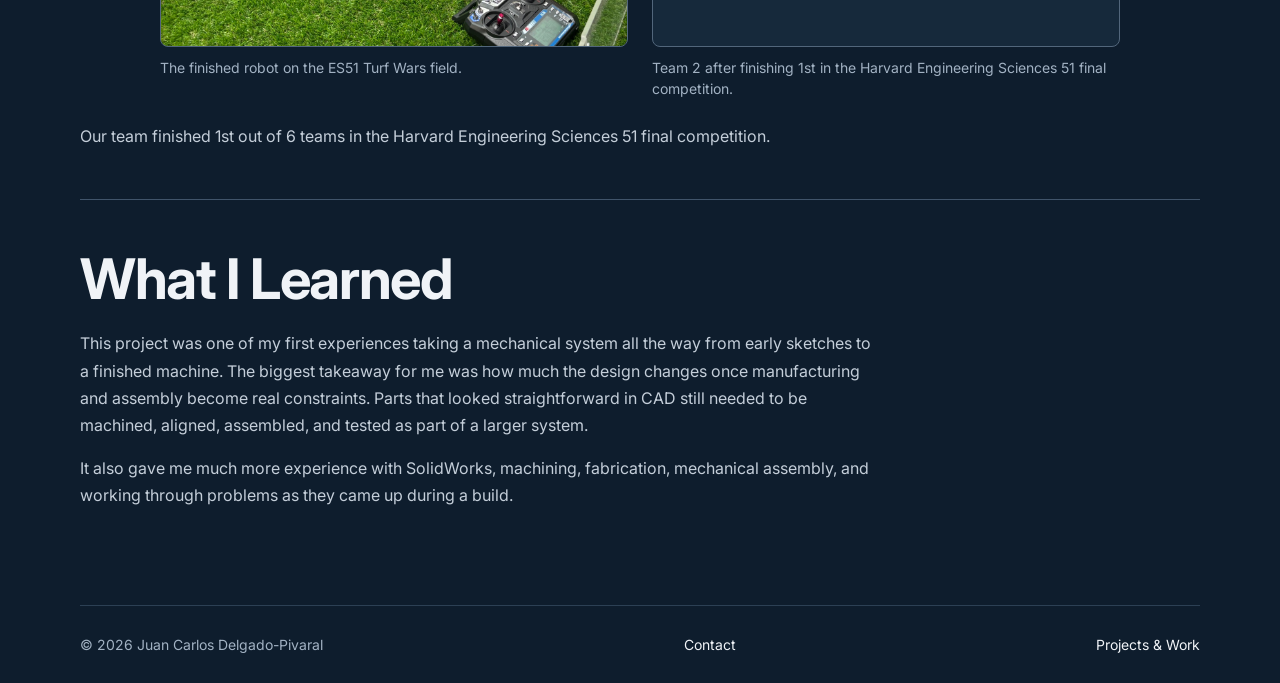
<file: projects/battle-robot.html>
<!doctype html>
<html lang="en">
<head>
  <meta charset="UTF-8">
  <meta name="viewport" content="width=device-width, initial-scale=1">
  <meta name="description" content="Battle Robot: mechanical design, manufacturing, assembly, and testing for Harvard Engineering Sciences 51. An engineering case study by Juan Carlos Delgado-Pivaral.">
  <title>Battle Robot — Juan Carlos Delgado-Pivaral</title>
  <link rel="preconnect" href="https://fonts.googleapis.com">
  <link rel="preconnect" href="https://fonts.gstatic.com" crossorigin>
  <link href="https://fonts.googleapis.com/css2?family=Inter:wght@400;500;600;700;800&display=swap" rel="stylesheet">
  <link rel="stylesheet" href="../styles.css">
  <link rel="stylesheet" href="battle-robot.css">
</head>
<body class="case-page robot-case">
  <a class="skip-link" href="#top">Skip to content</a>
  <header class="site-header">
    <a class="wordmark" href="../index.html" aria-label="Juan Carlos Delgado-Pivaral home">JCD<span>/</span></a>
    <nav class="nav" aria-label="Main navigation">
      <a href="../index.html#projects-work">Projects &amp; Work</a>
      <a href="../index.html#about">About</a>
      <a href="../index.html#experience">Experience</a>
      <a href="../index.html#contact">Contact</a>
    </nav>
    <a class="header-resume" href="../Juan%20Delgado-Pivaral%20-%20Resume.pdf" target="_blank" rel="noopener">Résumé <span aria-hidden="true">↗</span></a>
  </header>
  <main id="top" class="case-main page-width">
    <a class="case-back" href="../index.html#projects-work">← Back to Projects &amp; Work</a>
    <p class="eyebrow">Mechanical Design &amp; Manufacturing · Completed</p>
    <h1>Battle Robot</h1>
    <p class="case-dek">Designed and manufactured a competition robot through CAD, analysis, machining, fabrication, assembly, and iterative testing for Harvard Engineering Sciences 51.</p>

    <div class="robot-intro">
      <figure class="robot-media robot-media--hero">
          <button type="button" class="project-image-trigger media-frame robot-media-link media--photo" data-full-src="../images/Images%20for%20LeBot/Finished%20Robot.jpeg" aria-label="Open full-size image: Completed Battle Robot with blue chassis, drive wheels, arm and claw">
            <img src="../images/Images%20for%20LeBot/web/finished-robot.jpg" alt="Completed Battle Robot with blue chassis, drive wheels, arm and claw" width="1350" height="1800" fetchpriority="high" decoding="async">
          </button>
        </figure>
      <div class="robot-summary">
        <section aria-labelledby="robot-summary-0">
          <h2 class="subheading" id="robot-summary-0">Goal</h2>
          <p>The goal was to design and build a remote-controlled robot for the ES51 Turf Wars competition. The robot had to fit inside an 11 in × 11 in × 11 in starting box, climb 15° and 30° ramps, collect irregular objects, and score them into elevated goals during four-minute matches.</p>
        </section>
        <section aria-labelledby="robot-summary-1">
          <h2 class="subheading" id="robot-summary-1">My Contribution</h2>
          <p>I contributed throughout the robot’s design and build process, including concept development, CAD, manufacturing, assembly, and system integration. I helped develop the drivetrain, gearbox, wheels, arm, and structural components and assembled most of the final robot as the individual systems came together.</p>
        </section>
        <section aria-labelledby="robot-summary-2">
          <h2 class="subheading" id="robot-summary-2">Result</h2>
          <p>The finished robot successfully climbed the 30° ramp, reliably scored in the 7-inch and 14-inch tiers, and finished 1st out of 6 teams in the Harvard Engineering Sciences 51 final competition.</p>
        </section>
      </div>
    </div>

    <!-- Keep the overview concise; add future media within these existing sections.
         Technical images remain uncropped. All image links open the original files. -->
    <section class="robot-chapter" id="overview" aria-labelledby="overview-title">
      <header class="section-header">
        <h2 class="section-title" id="overview-title">Overview</h2>
      </header>
      <p class="robot-prose">LeBot James was a compact four-wheel robot built around a two-bar arm and claw mechanism. The final design balanced simplicity, reliability, manufacturability, and scoring performance while staying within the competition’s size and manufacturing constraints.</p>
      <p class="metadata robot-tools">SolidWorks · Machining · Laser Cutting · 3D Printing · Casting · Assembly</p>
    </section>

    <section class="robot-chapter" id="design-process" aria-labelledby="design-process-title">
      <header class="section-header">
        <h2 class="section-title" id="design-process-title">Design Process</h2>
      </header>
      <p class="robot-prose">We explored several drivetrain and arm concepts before simplifying the design into a four-wheel robot with a two-bar arm. Early sketches, physical prototypes, and CAD helped us refine the overall geometry before committing to the final assembly.</p>
      <div class="robot-media-grid robot-media-grid--design">
        <figure class="robot-media robot-media--technical">
          <button type="button" class="project-image-trigger media-frame robot-media-link media--cad media--natural" data-full-src="../images/Images%20for%20LeBot/Sketching.png" aria-label="Open full-size image: Early sketches comparing drivetrain and arm concepts">
            <img src="../images/Images%20for%20LeBot/Sketching.png" alt="Early sketches comparing drivetrain and arm concepts" loading="lazy" decoding="async">
          </button>
          <figcaption class="metadata">Early concept sketches.</figcaption>
        </figure>
        <figure class="robot-media robot-media--photo robot-media--prototype">
          <button type="button" class="project-image-trigger media-frame robot-media-link media--photo" data-full-src="../images/Images%20for%20LeBot/Initial%20Model.jpeg" aria-label="Open full-size image: Initial cardboard robot model with wheels, an arm and a claw">
            <img src="../images/Images%20for%20LeBot/web/initial-model.jpg" alt="Initial cardboard robot model with wheels, an arm and a claw" loading="lazy" decoding="async">
          </button>
          <figcaption class="metadata">Initial physical prototype.</figcaption>
        </figure>
        <figure class="robot-media robot-media--technical">
          <button type="button" class="project-image-trigger media-frame robot-media-link media--cad media--natural" data-full-src="../images/Images%20for%20LeBot/Initial%20CAD.png" aria-label="Open full-size image: Early SolidWorks assembly of the robot">
            <img src="../images/Images%20for%20LeBot/Initial%20CAD.png" alt="Early SolidWorks assembly of the robot" loading="lazy" decoding="async">
          </button>
          <figcaption class="metadata">Early SolidWorks model.</figcaption>
        </figure>
      </div>
    </section>

    <section class="robot-chapter" id="final-cad" aria-labelledby="final-cad-title">
      <header class="section-header">
        <h2 class="section-title" id="final-cad-title">Final CAD</h2>
      </header>
      <p class="robot-prose">After the overall concept was finalized, we developed the robot as a complete SolidWorks assembly and refined the individual subsystems around the competition constraints. The final CAD helped us verify packaging, arm reach, drivetrain layout, gearbox placement, and how the individual components would fit together before manufacturing.</p>
      <div class="robot-media-grid robot-media-grid--final-cad">
        <figure class="robot-media robot-media--technical robot-media--natural robot-media--primary">
          <button type="button" class="project-image-trigger media-frame robot-media-link media--cad media--natural" data-full-src="../images/Images%20for%20LeBot/LeBot%20James%20-%20Extended%20Arm.png" aria-label="Open full-size image: Final CAD with the arm extended">
            <img src="../images/Images%20for%20LeBot/LeBot%20James%20-%20Extended%20Arm.png" alt="Final SolidWorks assembly with the arm extended" width="1766" height="1270" loading="lazy" decoding="async">
          </button>
          <figcaption class="metadata">Extended-arm scoring configuration.</figcaption>
        </figure>
        <figure class="robot-media robot-media--technical">
          <button type="button" class="project-image-trigger media-frame robot-media-link media--cad" data-full-src="../images/Images%20for%20LeBot/LeBot%20James%20-%20Under%20View.png" aria-label="Open full-size image: Underside CAD view of the drivetrain">
            <img src="../images/Images%20for%20LeBot/LeBot%20James%20-%20Under%20View.png" alt="Underside CAD view showing the drivetrain, motors and gearbox placement" loading="lazy" decoding="async">
          </button>
          <figcaption class="metadata">Drivetrain and gearbox packaging.</figcaption>
        </figure>
        <figure class="robot-media robot-media--technical">
          <button type="button" class="project-image-trigger media-frame robot-media-link media--cad" data-full-src="../images/Images%20for%20LeBot/Exploded%20View.png" aria-label="Open full-size image: Exploded SolidWorks assembly of the final robot">
            <img src="../images/Images%20for%20LeBot/Exploded%20View.png" alt="Exploded SolidWorks assembly showing the drivetrain, arm, claw and structural components" width="867" height="712" loading="lazy" decoding="async">
          </button>
          <figcaption class="metadata">Exploded view of the final robot assembly.</figcaption>
        </figure>
      </div>
    </section>

    <section class="robot-chapter" id="engineering-analysis" aria-labelledby="engineering-analysis-title">
      <header class="section-header">
        <h2 class="section-title" id="engineering-analysis-title">Engineering Analysis</h2>
      </header>
      <div class="robot-assembly">
        <div class="robot-prose">
          <p>Before manufacturing the final parts, we used engineering analysis to check whether the design could handle the expected competition loads. We evaluated drivetrain performance, arm loading, reach, stability, and structural strength.</p>
          <p>One of the checks included a SolidWorks Simulation of the acrylic arm support under the expected lifting load. The analysis showed that the stress remained well below the material’s yield strength and that the arm experienced only a small amount of deflection.</p>
        </div>
        <figure class="robot-media robot-media--technical robot-media--natural">
          <button type="button" class="project-image-trigger media-frame robot-media-link media--cad media--natural" data-full-src="../images/Images%20for%20LeBot/Beam%20Bending%20Analysis.png" aria-label="Open full-size image: SolidWorks bending stress analysis">
            <img src="../images/Images%20for%20LeBot/Beam%20Bending%20Analysis.png" alt="SolidWorks stress simulation of the acrylic arm support with stress scale and yield strength reference" width="1075" height="550" loading="lazy" decoding="async">
          </button>
          <figcaption class="metadata">Bending stress check under the expected lifting load.</figcaption>
        </figure>
      </div>
    </section>

    <section class="robot-chapter" id="manufacturing" aria-labelledby="manufacturing-title">
      <header class="section-header">
        <h2 class="section-title" id="manufacturing-title">Manufacturing</h2>
      </header>
      <p class="robot-prose">The final robot combined several manufacturing processes, including laser-cut acrylic structures, 3D-printed claw components, machined shafts and supports, and Ecoflex cast wheels.</p>
      <div class="robot-media-grid robot-media-grid--manufacturing">
        <figure class="robot-media robot-media--photo">
          <button type="button" class="project-image-trigger media-frame robot-media-link media--photo" data-full-src="../images/Images%20for%20LeBot/Laser%20Cutting.jpeg" aria-label="Open full-size image: Laser-cut acrylic structural parts laid out before assembly">
            <img src="../images/Images%20for%20LeBot/web/laser-cutting.jpg" alt="Laser-cut acrylic structural parts laid out before assembly" loading="lazy" decoding="async">
          </button>
          <figcaption class="metadata">Laser Cutting</figcaption>
        </figure>
        <figure class="robot-media robot-media--photo">
          <button type="button" class="project-image-trigger media-frame robot-media-link media--photo" data-full-src="../images/Images%20for%20LeBot/3D%20Printing%20Arms.JPG" aria-label="Open full-size image: Claw components being produced on a 3D printer">
            <img src="../images/Images%20for%20LeBot/web/claw-printing.jpg" alt="Claw components being produced on a 3D printer" loading="lazy" decoding="async">
          </button>
          <figcaption class="metadata">3D Printing</figcaption>
        </figure>
        <figure class="robot-media robot-media--photo robot-media--casting">
          <button type="button" class="project-image-trigger media-frame robot-media-link media--photo" data-full-src="../images/Images%20for%20LeBot/Wheel%20Casting.jpeg" aria-label="Open full-size image: Ecoflex silicone wheel casting in the custom blue mold">
            <img src="../images/Images%20for%20LeBot/web/wheel-casting.jpg" alt="Ecoflex silicone wheel casting in the custom blue mold" loading="lazy" decoding="async">
          </button>
          <figcaption class="metadata">Wheel Casting</figcaption>
        </figure>
        <figure class="robot-media robot-media--photo robot-media--gearbox">
          <button type="button" class="project-image-trigger media-frame robot-media-link media--photo" data-full-src="../images/Images%20for%20LeBot/Gearbox%20Assembly.jpeg" aria-label="Open full-size image: Motor and gearbox assembly with shafts and custom support hardware">
            <img src="../images/Images%20for%20LeBot/web/gearbox-assembly.jpg" alt="Motor and gearbox assembly with shafts and custom support hardware" loading="lazy" decoding="async">
          </button>
          <figcaption class="metadata">Machining</figcaption>
        </figure>
      </div>
    </section>

    <section class="robot-chapter" id="drivetrain-testing" aria-labelledby="drivetrain-testing-title">
      <header class="section-header">
        <h2 class="section-title" id="drivetrain-testing-title">Drivetrain Testing</h2>
      </header>
      <section aria-labelledby="cardboard-drivetrain-title">
        <header class="section-header">
          <h3 class="subheading" id="cardboard-drivetrain-title">Cardboard Drivetrain Mockup</h3>
        </header>
        <p class="robot-prose">Before manufacturing the final chassis, we built a cardboard drivetrain mockup with the drivetrain and gearbox components mounted in place. This gave us a quick way to evaluate the basic layout, motor and gearbox placement, wheel spacing, and overall drivetrain behavior before committing to the acrylic structure.</p>
        <div class="robot-media-grid robot-media-grid--drivetrain">
          <figure class="robot-media robot-media--photo robot-media--ramp-test">
            <button type="button" class="project-image-trigger media-frame robot-media-link media--photo" data-full-src="../images/Images%20for%20LeBot/EngSci%2051%20-%20Cardboard%20Drivetrain%20Demo.jpeg" aria-label="Open full-size image: Cardboard drivetrain mockup during ramp testing">
              <img src="../images/Images%20for%20LeBot/web/cardboard-drivetrain.jpg" alt="Cardboard drivetrain mockup with wheels and drivetrain components mounted, testing on a turf-covered ramp" loading="lazy" decoding="async">
            </button>
            <figcaption class="metadata">Cardboard Drivetrain Mockup</figcaption>
          </figure>
          <figure class="robot-media robot-media--photo robot-media--mounting">
            <button type="button" class="project-image-trigger media-frame robot-media-link media--photo" data-full-src="../images/Images%20for%20LeBot/EngSci%2051%20-%20Gearbox%20Mounting%202.jpeg" aria-label="Open full-size image: Gearbox and motor mounting in the cardboard drivetrain mockup">
              <img src="../images/Images%20for%20LeBot/web/gearbox-mounting.jpg" alt="Underside of the cardboard drivetrain mockup showing the mounted motors, gearboxes, shafts and wheels" loading="lazy" decoding="async">
            </button>
            <figcaption class="metadata">Gearbox and motor mounting in the cardboard mockup.</figcaption>
          </figure>
        </div>
      </section>
      <section class="robot-result" aria-labelledby="acrylic-drivetrain-title">
        <header class="section-header">
          <h3 class="subheading" id="acrylic-drivetrain-title">Final Acrylic Drivetrain</h3>
        </header>
        <div class="robot-assembly">
          <p class="robot-prose">After the final drivetrain components were manufactured, we assembled the acrylic drivetrain as a complete subsystem and tested the actual geometry, wheel alignment, gearbox mounting, and drivetrain operation before integrating the rest of the robot.</p>
          <figure class="robot-media" hidden>
            <!-- Replace the placeholder span with a video using controls,
                 playsinline and preload="metadata" once the demo file is added. -->
            <div class="media-frame placeholder-media robot-video-placeholder" hidden>
              <span>Drivetrain demo video coming soon</span>
            </div>
            <figcaption class="metadata">Final Acrylic Drivetrain</figcaption>
          </figure>
        </div>
      </section>
    </section>

    <section class="robot-chapter" id="assembly-integration" aria-labelledby="assembly-integration-title">
      <header class="section-header">
        <h2 class="section-title" id="assembly-integration-title">Assembly &amp; Integration</h2>
      </header>
      <div class="robot-assembly">
        <p class="robot-prose">Once the drivetrain had been tested and the remaining components were manufactured, we began integrating the full robot. I assembled most of the final system and worked through fit-up, alignment, hardware, and integration issues between the drivetrain, gearbox, arm, claw, and structure.</p>
        <figure class="robot-media robot-media--photo">
          <button type="button" class="project-image-trigger media-frame robot-media-link media--photo" data-full-src="../images/Images%20for%20LeBot/Juan%20Assembling.JPG" aria-label="Open full-size image: Juan working on the robot’s drivetrain at the shop workbench">
            <img src="../images/Images%20for%20LeBot/web/juan-assembling.jpg" alt="Juan working on the robot’s drivetrain at the shop workbench" loading="lazy" decoding="async">
          </button>
          <figcaption class="metadata">Drivetrain assembly and fit-up in the shop.</figcaption>
        </figure>
      </div>
    </section>

    <section class="robot-chapter" id="competition-result" aria-labelledby="competition-result-title">
      <header class="section-header">
        <h2 class="section-title" id="competition-result-title">Competition / Result</h2>
      </header>
      <p class="robot-prose">The final robot successfully climbed the 15° and 30° ramps, handled multiple competition objects, and reliably scored in the 7-inch and 14-inch tiers.</p>
      <div class="robot-media-grid robot-media-grid--testing">
        <figure class="robot-media robot-media--photo robot-media--competition">
          <button type="button" class="project-image-trigger media-frame robot-media-link media--photo" data-full-src="../images/Images%20for%20LeBot/Competition.jpeg" aria-label="Open full-size image: Blue Battle Robot on the turf competition field beside a ramp and scoring tiers">
            <img src="../images/Images%20for%20LeBot/web/competition.jpg" alt="Blue Battle Robot on the turf competition field beside a ramp and scoring tiers" loading="lazy" decoding="async">
          </button>
          <figcaption class="metadata">The finished robot on the ES51 Turf Wars field.</figcaption>
        </figure>
        <!-- Keep the winning team as the final image on this page. -->
        <figure class="robot-media robot-media--photo">
          <button type="button" class="project-image-trigger media-frame robot-media-link media--photo" data-full-src="../images/Images%20for%20LeBot/Winning%20Team.jpeg" aria-label="Open full-size image: Team 2 with the completed robot and first-place medals">
            <img src="../images/Images%20for%20LeBot/web/winning-team.jpg" alt="Team 2 with the completed robot and first-place medals" loading="lazy" decoding="async">
          </button>
          <figcaption class="metadata">Team 2 after finishing 1st in the Harvard Engineering Sciences 51 final competition.</figcaption>
        </figure>
      </div>
      <p class="robot-prose robot-result">Our team finished 1st out of 6 teams in the Harvard Engineering Sciences 51 final competition.</p>
    </section>

    <section class="robot-chapter" id="what-i-learned" aria-labelledby="what-i-learned-title">
      <header class="section-header">
        <h2 class="section-title" id="what-i-learned-title">What I Learned</h2>
      </header>
      <div class="robot-prose">
        <p>This project was one of my first experiences taking a mechanical system all the way from early sketches to a finished machine. The biggest takeaway for me was how much the design changes once manufacturing and assembly become real constraints. Parts that looked straightforward in CAD still needed to be machined, aligned, assembled, and tested as part of a larger system.</p>
        <p>It also gave me much more experience with SolidWorks, machining, fabrication, mechanical assembly, and working through problems as they came up during a build.</p>
      </div>
    </section>
  </main>
  <footer class="footer page-width">
    <span>© 2026 Juan Carlos Delgado-Pivaral</span>
    <a href="../index.html#contact">Contact</a>
    <a href="../index.html#projects-work">Projects &amp; Work</a>
  </footer>
<script src="../script.js"></script>
</body>
</html>
</file>
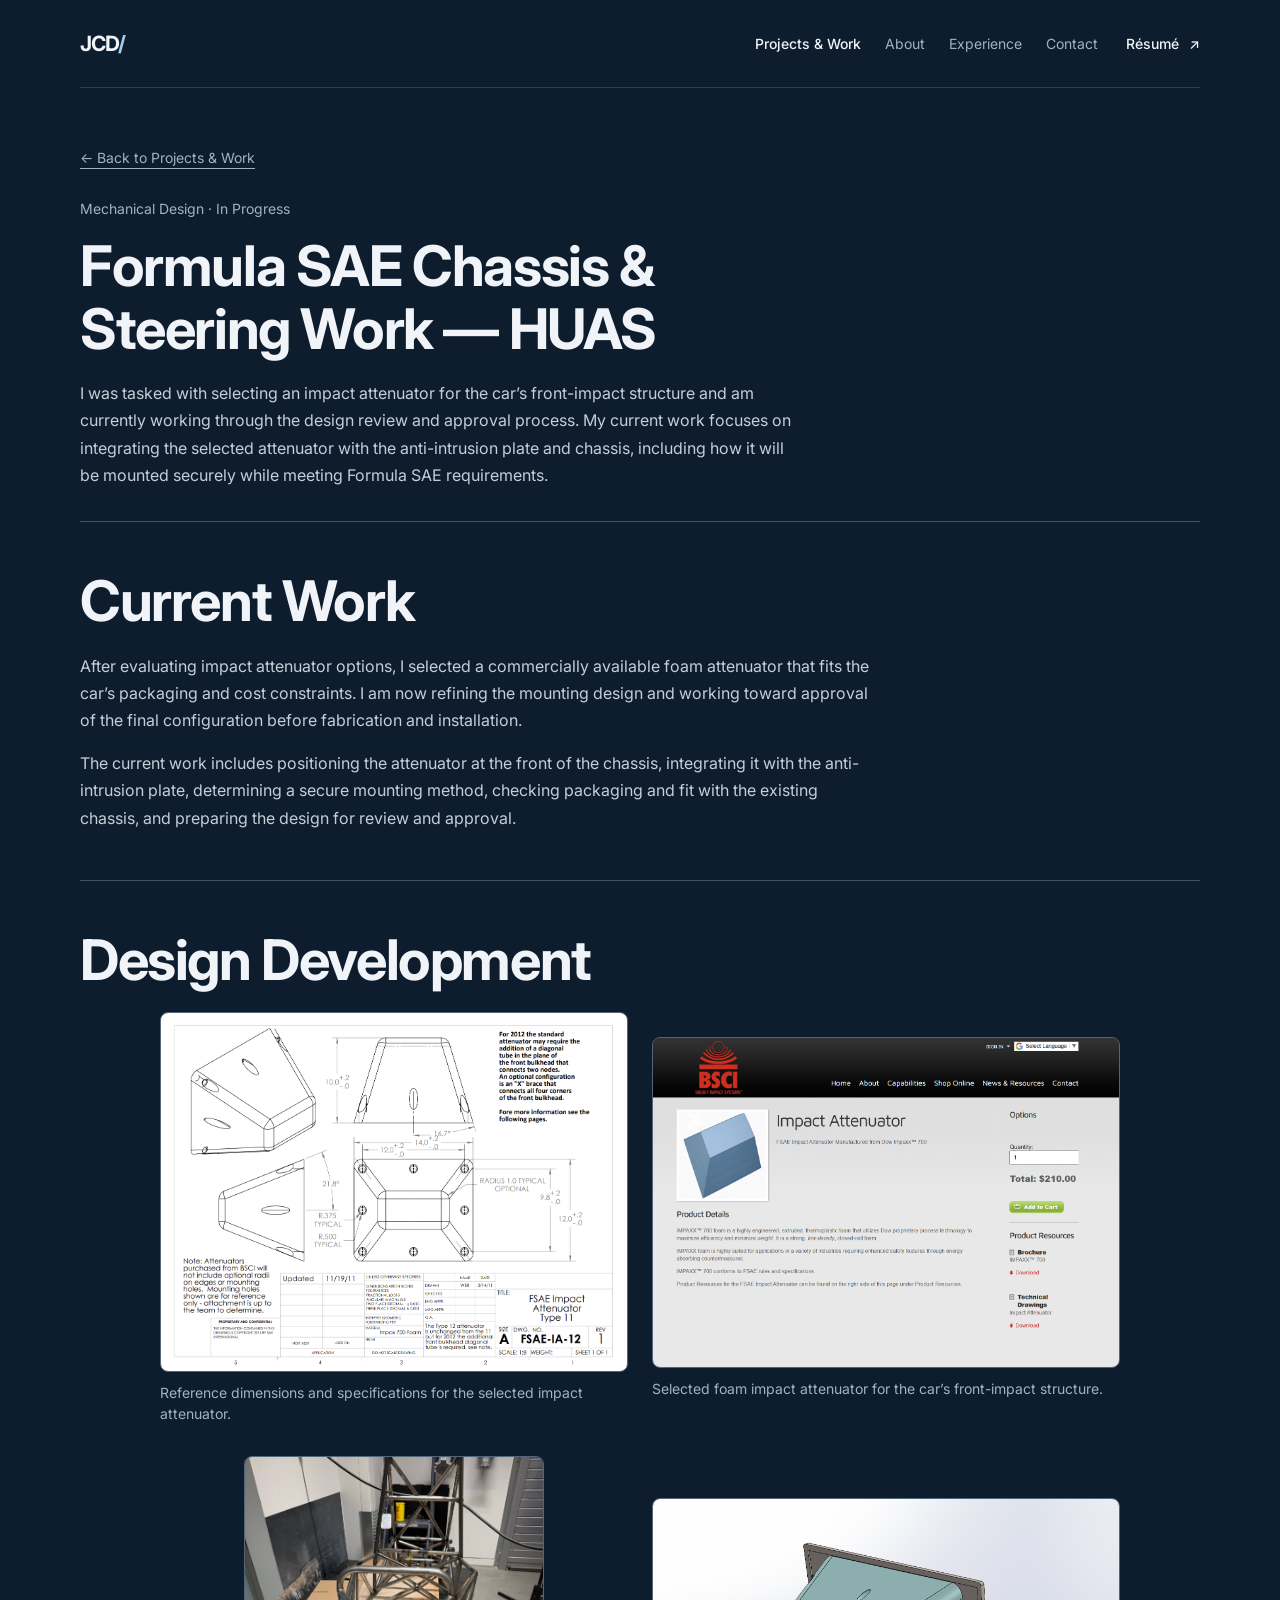
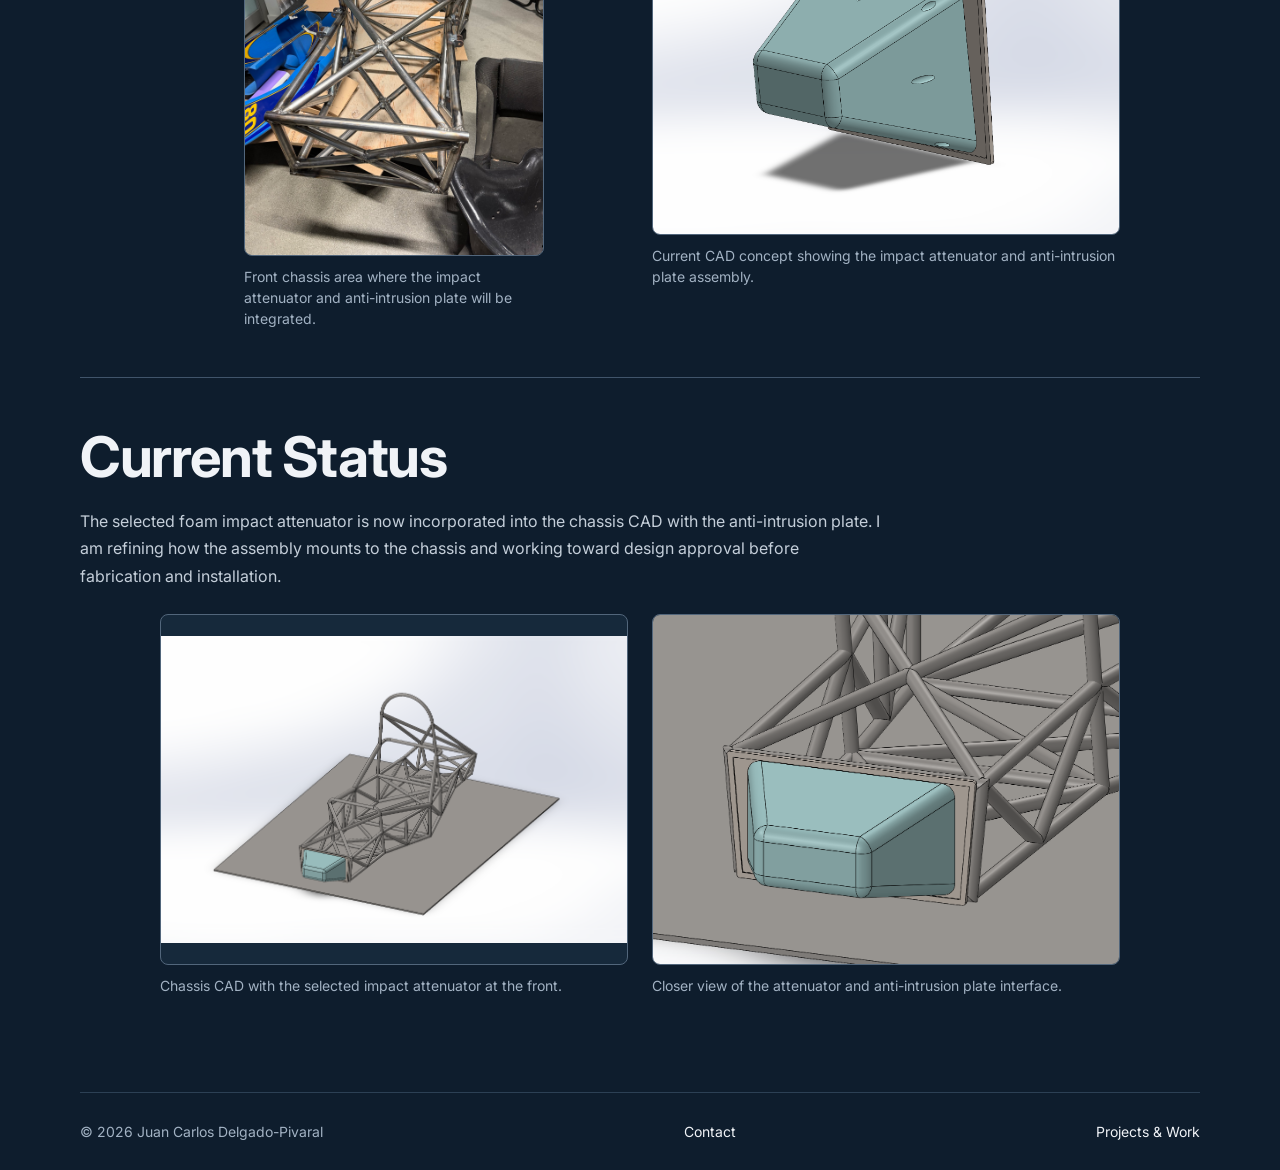
<file: projects/formula-sae.html>
<!doctype html>
<html lang="en">
<head>
<meta charset="UTF-8">
<meta name="viewport" content="width=device-width,initial-scale=1">
<meta name="description" content="In-progress impact attenuator selection and chassis integration for Harvard Formula SAE by Juan Carlos Delgado-Pivaral.">
<title>Formula SAE Chassis &amp; Steering Work — HUAS | Juan Carlos Delgado-Pivaral</title>  <link rel="preconnect" href="https://fonts.googleapis.com">
  <link rel="preconnect" href="https://fonts.gstatic.com" crossorigin>
  <link href="https://fonts.googleapis.com/css2?family=Inter:wght@400;500;600;700;800&display=swap" rel="stylesheet">
  <link rel="stylesheet" href="../styles.css">
  <link rel="stylesheet" href="formula-sae.css">
</head>
<body class="case-page formula-case">
<a class="skip-link" href="#top">Skip to content</a>
  <header class="site-header">
    <a class="wordmark" href="../index.html" aria-label="Juan Carlos Delgado-Pivaral home">JCD<span>/</span>
</a>
    <nav class="nav" aria-label="Main navigation">
      <a href="../index.html#projects-work">Projects &amp; Work</a>
      <a href="../index.html#about">About</a>
      <a href="../index.html#experience">Experience</a>
      <a href="../index.html#contact">Contact</a>
    </nav>
    <a class="header-resume" href="../Juan%20Delgado-Pivaral%20-%20Resume.pdf" target="_blank" rel="noopener">Résumé <span aria-hidden="true">↗</span>
</a>
  </header>
<main id="top" class="case-main page-width">
<a class="case-back" href="../index.html#projects-work">← Back to Projects &amp; Work</a>
<p class="eyebrow">Mechanical Design · In Progress</p>
<h1>Formula SAE Chassis &amp; Steering Work — HUAS</h1>
<p class="case-dek">I was tasked with selecting an impact attenuator for the car’s front-impact structure and am currently working through the design review and approval process. My current work focuses on integrating the selected attenuator with the anti-intrusion plate and chassis, including how it will be mounted securely while meeting Formula SAE requirements.</p>

<section class="formula-chapter" aria-labelledby="current-work-title">
  <header class="section-header"><h2 class="section-title" id="current-work-title">Current Work</h2></header>
  <div class="formula-prose">
    <p>After evaluating impact attenuator options, I selected a commercially available foam attenuator that fits the car’s packaging and cost constraints. I am now refining the mounting design and working toward approval of the final configuration before fabrication and installation.</p>
    <p>The current work includes positioning the attenuator at the front of the chassis, integrating it with the anti-intrusion plate, determining a secure mounting method, checking packaging and fit with the existing chassis, and preparing the design for review and approval.</p>
  </div>
</section>

<section class="formula-chapter" aria-labelledby="development-title">
  <header class="section-header"><h2 class="section-title" id="development-title">Design Development</h2></header>
  <div class="formula-media-grid">
    <figure class="formula-media">
      <button type="button" class="project-image-trigger media-frame formula-media-link media--drawing media--natural" data-full-src="../images/Formula%20SAE/Chosen%20Impact%20Attenuator%20Technical%20Drawing%20from%20Company.png" aria-label="Open full-size supplier technical drawing">
        <img src="../images/Formula%20SAE/Chosen%20Impact%20Attenuator%20Technical%20Drawing%20from%20Company.png" alt="Supplier technical drawing of the selected impact attenuator, including dimensions and reference mounting geometry" width="1315" height="1012" loading="lazy" decoding="async">
      </button>
      <figcaption class="metadata">Reference dimensions and specifications for the selected impact attenuator.</figcaption>
    </figure>
    <figure class="formula-media">
      <button type="button" class="project-image-trigger media-frame formula-media-link media--document media--natural" data-full-src="../images/Formula%20SAE/Chosen%20Impact%20Attenuator.png" aria-label="Open full-size selected impact attenuator reference">
        <img src="../images/Formula%20SAE/Chosen%20Impact%20Attenuator.png" alt="Supplier product reference for the selected foam impact attenuator" width="1417" height="1002" loading="lazy" decoding="async">
      </button>
      <figcaption class="metadata">Selected foam impact attenuator for the car’s front-impact structure.</figcaption>
    </figure>
    <figure class="formula-media formula-media--chassis">
      <button type="button" class="project-image-trigger media-frame formula-media-link media--photo media--uncropped media--natural" data-full-src="../images/Formula%20SAE/Formula%20SAE%20Car%20Chassis.jpg" aria-label="Open full-size chassis photo">
        <img src="../images/Formula%20SAE/Formula%20SAE%20Car%20Chassis.jpg" alt="Formula SAE chassis showing the front structure for planned impact attenuator integration" width="1350" height="1800" loading="lazy" decoding="async">
      </button>
      <figcaption class="metadata">Front chassis area where the impact attenuator and anti-intrusion plate will be integrated.</figcaption>
    </figure>
    <figure class="formula-media">
      <button type="button" class="project-image-trigger media-frame formula-media-link media--cad media--natural" data-full-src="../images/Formula%20SAE/Impact%20Attenuator%20Assembly.png" aria-label="Open full-size current impact attenuator CAD concept">
        <img src="../images/Formula%20SAE/Impact%20Attenuator%20Assembly.png" alt="Current CAD concept of the impact attenuator and anti-intrusion plate assembly, pending design approval" width="1691" height="1216" loading="lazy" decoding="async">
      </button>
      <figcaption class="metadata">Current CAD concept showing the impact attenuator and anti-intrusion plate assembly.</figcaption>
    </figure>
  </div>
</section>

<section class="formula-chapter" aria-labelledby="status-title">
  <header class="section-header"><h2 class="section-title" id="status-title">Current Status</h2></header>
  <p class="formula-prose">The selected foam impact attenuator is now incorporated into the chassis CAD with the anti-intrusion plate. I am refining how the assembly mounts to the chassis and working toward design approval before fabrication and installation.</p>
  <div class="formula-media-grid formula-media-grid--status">
    <figure class="formula-media">
      <button type="button" class="project-image-trigger media-frame formula-media-link media--cad" data-full-src="../images/New%20Pics/Chassis%20%2B%20Impact%20Attenuator%20-%20SAE.png" aria-label="Open full-size chassis CAD with impact attenuator">
        <img src="../images/New%20Pics/Chassis%20%2B%20Impact%20Attenuator%20-%20SAE.png" alt="Full chassis CAD view with the foam impact attenuator positioned at the front" width="1906" height="1256" loading="lazy" decoding="async">
      </button>
      <figcaption class="metadata">Chassis CAD with the selected impact attenuator at the front.</figcaption>
    </figure>
    <figure class="formula-media">
      <button type="button" class="project-image-trigger media-frame formula-media-link media--cad" data-full-src="../images/New%20Pics/Close%20Up%20of%20Chassis%20%2B%20IA%20-%20SAE.png" aria-label="Open full-size close-up of impact attenuator on chassis">
        <img src="../images/New%20Pics/Close%20Up%20of%20Chassis%20%2B%20IA%20-%20SAE.png" alt="Close CAD view of the foam impact attenuator and anti-intrusion plate at the front of the chassis" width="1206" height="903" loading="lazy" decoding="async">
      </button>
      <figcaption class="metadata">Closer view of the attenuator and anti-intrusion plate interface.</figcaption>
    </figure>
  </div>
</section>
</main>
<footer class="footer page-width">
<span>© 2026 Juan Carlos Delgado-Pivaral</span>
<a href="../index.html#contact">Contact</a>
<a href="../index.html#projects-work">Projects &amp; Work</a>
</footer>
<script src="../script.js"></script>
</body>
</html>
</file>
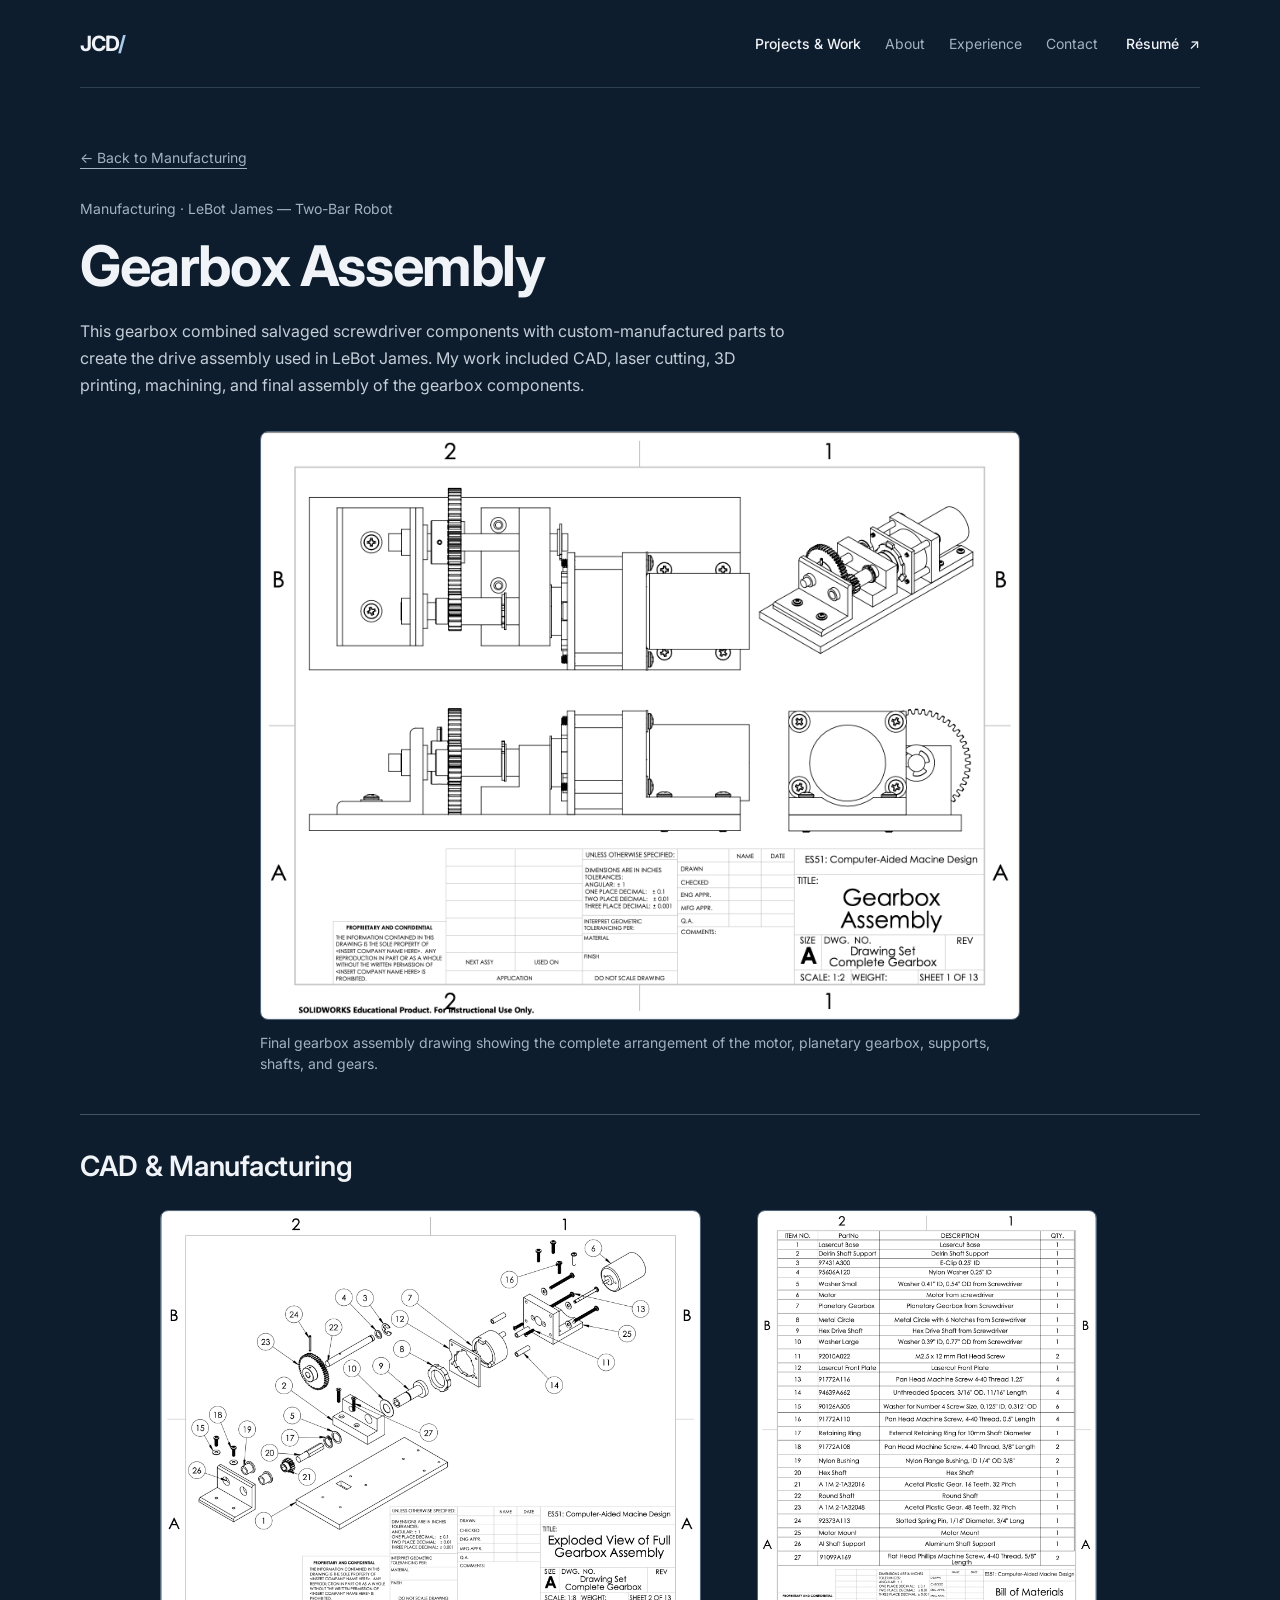
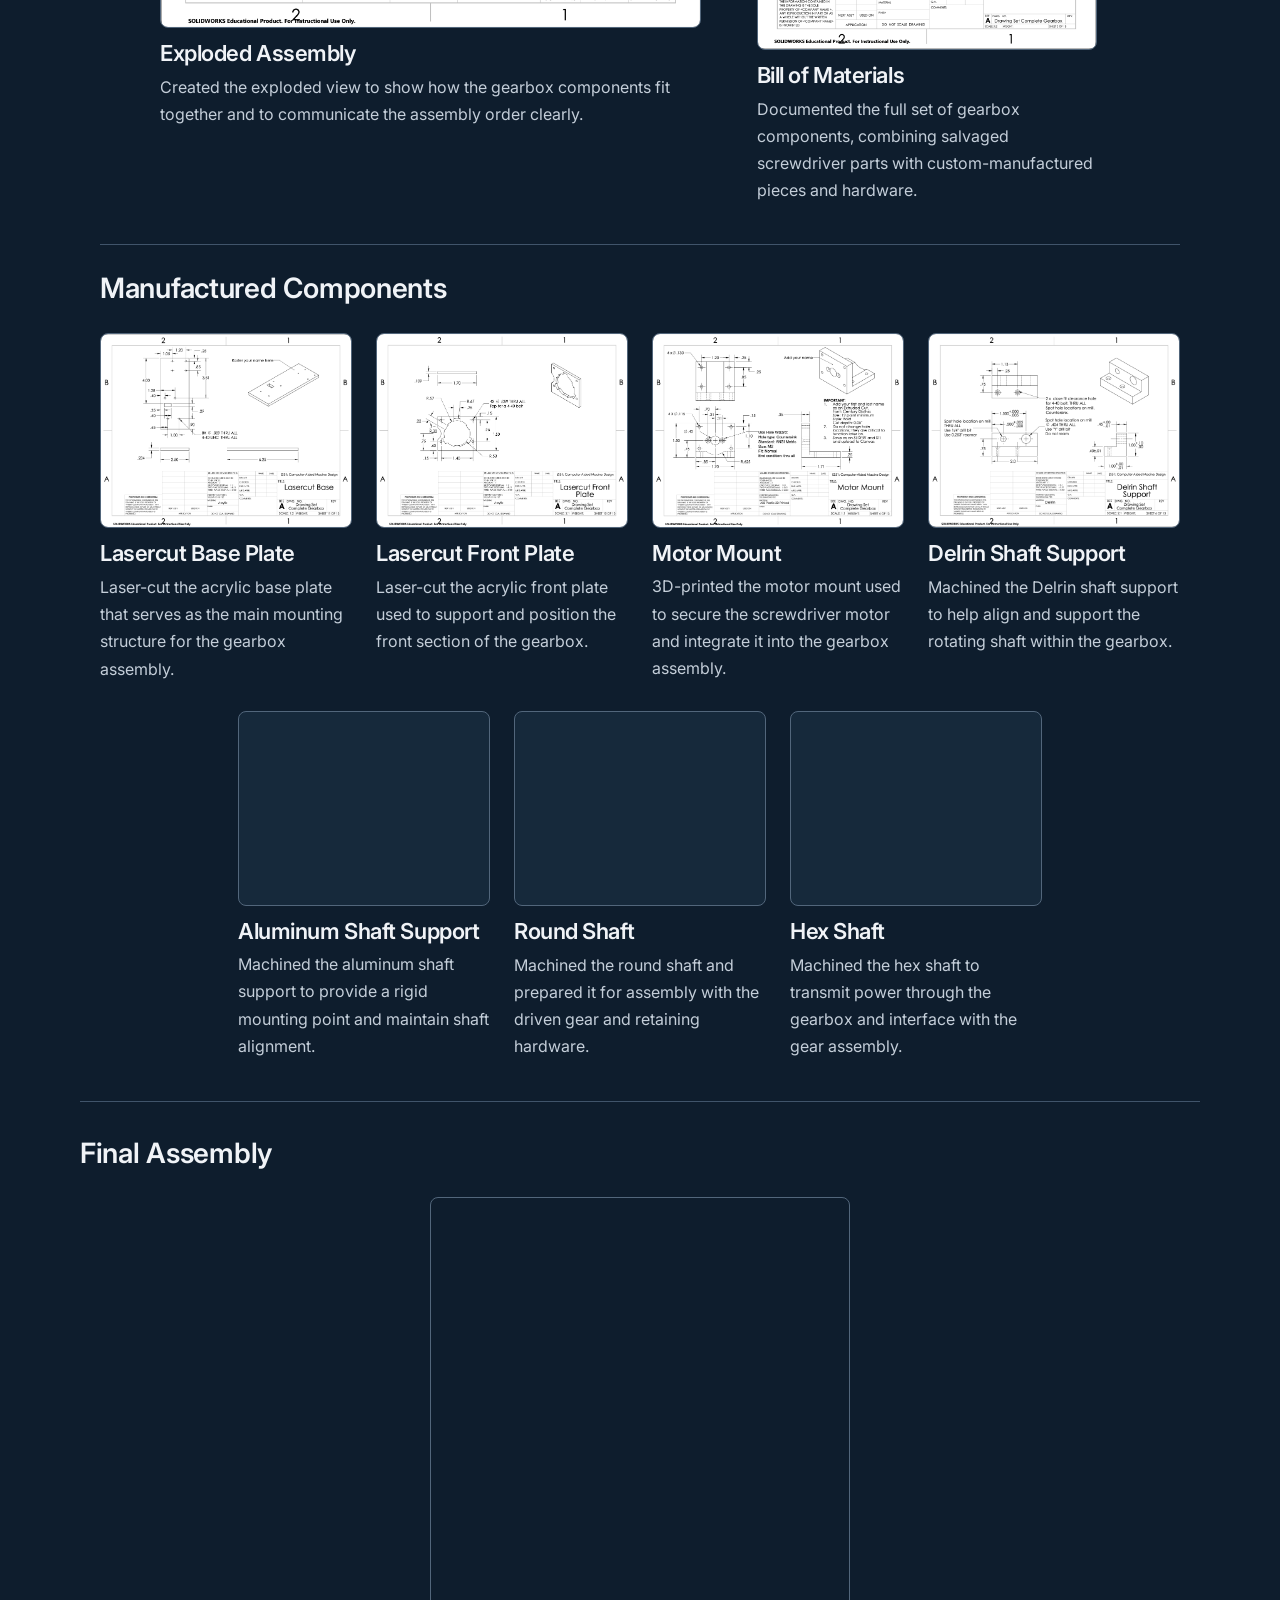
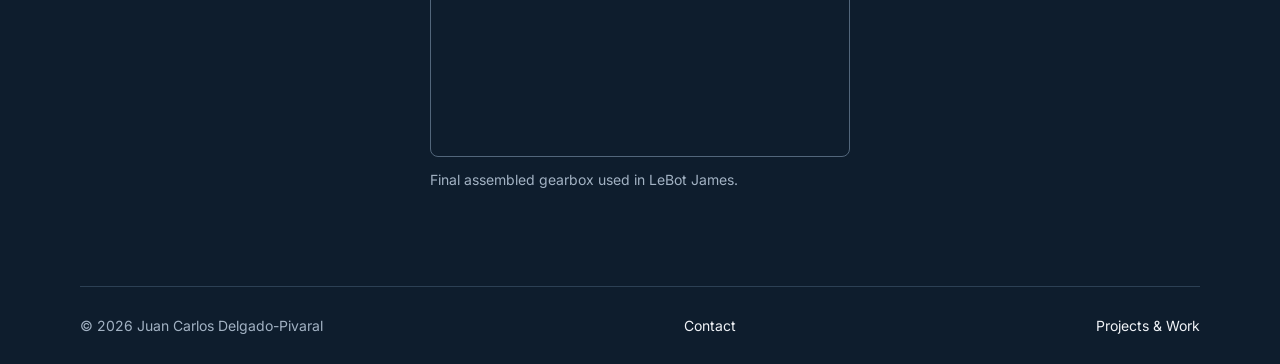
<file: projects/gearbox-assembly.html>
<!doctype html>
<html lang="en">
<head>
  <meta charset="UTF-8">
  <meta name="viewport" content="width=device-width, initial-scale=1">
  <meta name="description" content="Gearbox Assembly for LeBot James — Two-Bar Robot: CAD, laser cutting, 3D printing, machining, and final assembly by Juan Carlos Delgado-Pivaral.">
  <title>Gearbox Assembly — Juan Carlos Delgado-Pivaral</title>
  <link rel="preconnect" href="https://fonts.googleapis.com">
  <link rel="preconnect" href="https://fonts.gstatic.com" crossorigin>
  <link href="https://fonts.googleapis.com/css2?family=Inter:wght@400;500;600;700;800&display=swap" rel="stylesheet">
  <link rel="stylesheet" href="../styles.css">
  <link rel="stylesheet" href="gearbox-assembly.css">
</head>
<body class="case-page gearbox-case">
  <a class="skip-link" href="#top">Skip to content</a>
  <header class="site-header">
    <a class="wordmark" href="../index.html" aria-label="Juan Carlos Delgado-Pivaral home">JCD<span>/</span>
</a>
    <nav class="nav" aria-label="Main navigation">
      <a href="../index.html#projects-work">Projects &amp; Work</a>
      <a href="../index.html#about">About</a>
      <a href="../index.html#experience">Experience</a>
      <a href="../index.html#contact">Contact</a>
    </nav>
    <a class="header-resume" href="../Juan%20Delgado-Pivaral%20-%20Resume.pdf" target="_blank" rel="noopener">Résumé <span aria-hidden="true">↗</span>
</a>
  </header>
  <main id="top" class="case-main page-width">
    <a class="case-back" href="../index.html#manufacturing-work-title">← Back to Manufacturing</a>
    <p class="eyebrow">Manufacturing · LeBot James — Two-Bar Robot</p>
    <h1>Gearbox Assembly</h1>
    <p class="case-dek">This gearbox combined salvaged screwdriver components with custom-manufactured parts to create the drive assembly used in LeBot James. My work included CAD, laser cutting, 3D printing, machining, and final assembly of the gearbox components.</p>

    <figure class="gearbox-hero">
      <button type="button" class="project-image-trigger media-frame gearbox-media-link media--drawing media--natural" data-full-src="../images/Gearbox%20Assembly/Assembly.png" aria-label="Open full-size drawing: Complete gearbox assembly">
        <img src="../images/Gearbox%20Assembly/Assembly.png" alt="Gearbox assembly drawing with orthographic and isometric views of the motor, gearbox, supports, shafts and gears" width="1840" height="1424" fetchpriority="high" decoding="async">
      </button>
      <figcaption class="metadata">Final gearbox assembly drawing showing the complete arrangement of the motor, planetary gearbox, supports, shafts, and gears.</figcaption>
    </figure>

    <section class="gearbox-work" aria-labelledby="gearbox-work-title">
      <header class="section-header">
        <h2 class="subheading" id="gearbox-work-title">CAD &amp; Manufacturing</h2>
      </header>
      <div class="gearbox-featured">
      <figure class="gearbox-item">
        <button type="button" class="project-image-trigger media-frame gearbox-media-link media--drawing media--natural" data-full-src="../images/Gearbox%20Assembly/Exploded%20Assembly.png" aria-label="Open full-size drawing: Exploded Assembly">
          <img src="../images/Gearbox%20Assembly/Exploded%20Assembly.png" alt="Exploded Assembly drawing for the gearbox assembly" width="1842" height="1422" loading="lazy" decoding="async">
        </button>
        <figcaption>
          <h3 class="entry-title">Exploded Assembly</h3>
          <p>Created the exploded view to show how the gearbox components fit together and to communicate the assembly order clearly.</p>
        </figcaption>
      </figure>
      <figure class="gearbox-item gearbox-item--bom">
        <button type="button" class="project-image-trigger media-frame gearbox-media-link media--document media--natural" data-full-src="../images/Gearbox%20Assembly/BoM.png" aria-label="Open full-size drawing: Bill of Materials">
          <img src="../images/Gearbox%20Assembly/BoM.png" alt="Bill of Materials drawing for the gearbox assembly" width="1234" height="1598" loading="lazy" decoding="async">
        </button>
        <figcaption>
          <h3 class="entry-title">Bill of Materials</h3>
          <p>Documented the full set of gearbox components, combining salvaged screwdriver parts with custom-manufactured pieces and hardware.</p>
        </figcaption>
      </figure>
      </div>
      <!-- Keep component drawings compact; each figure retains its short contribution. -->
      <h3 class="subheading gearbox-components-heading" id="manufactured-components-title">Manufactured Components</h3>
      <div class="gearbox-grid" role="group" aria-labelledby="manufactured-components-title">
      <figure class="gearbox-item">
        <button type="button" class="project-image-trigger media-frame gearbox-media-link media--drawing media--natural" data-full-src="../images/Gearbox%20Assembly/Lasercut%20Base%20Plate.png" aria-label="Open full-size drawing: Lasercut Base Plate">
          <img src="../images/Gearbox%20Assembly/Lasercut%20Base%20Plate.png" alt="Lasercut Base Plate drawing for the gearbox assembly" width="1594" height="1236" loading="lazy" decoding="async">
        </button>
        <figcaption>
          <h3 class="entry-title">Lasercut Base Plate</h3>
          <p>Laser-cut the acrylic base plate that serves as the main mounting structure for the gearbox assembly.</p>
        </figcaption>
      </figure>
      <figure class="gearbox-item">
        <button type="button" class="project-image-trigger media-frame gearbox-media-link media--drawing media--natural" data-full-src="../images/Gearbox%20Assembly/Lasercut%20Front%20Plate.png" aria-label="Open full-size drawing: Lasercut Front Plate">
          <img src="../images/Gearbox%20Assembly/Lasercut%20Front%20Plate.png" alt="Lasercut Front Plate drawing for the gearbox assembly" width="1594" height="1234" loading="lazy" decoding="async">
        </button>
        <figcaption>
          <h3 class="entry-title">Lasercut Front Plate</h3>
          <p>Laser-cut the acrylic front plate used to support and position the front section of the gearbox.</p>
        </figcaption>
      </figure>
      <figure class="gearbox-item">
        <button type="button" class="project-image-trigger media-frame gearbox-media-link media--drawing media--natural" data-full-src="../images/Gearbox%20Assembly/Motor%20Mount.png" aria-label="Open full-size drawing: Motor Mount">
          <img src="../images/Gearbox%20Assembly/Motor%20Mount.png" alt="Motor Mount drawing for the gearbox assembly" width="1596" height="1234" loading="lazy" decoding="async">
        </button>
        <figcaption>
          <h3 class="entry-title">Motor Mount</h3>
          <p>3D-printed the motor mount used to secure the screwdriver motor and integrate it into the gearbox assembly.</p>
        </figcaption>
      </figure>
      <figure class="gearbox-item">
        <button type="button" class="project-image-trigger media-frame gearbox-media-link media--drawing media--natural" data-full-src="../images/Gearbox%20Assembly/Delrin%20Support%20Shaft.png" aria-label="Open full-size drawing: Delrin Shaft Support">
          <img src="../images/Gearbox%20Assembly/Delrin%20Support%20Shaft.png" alt="Delrin Shaft Support drawing for the gearbox assembly" width="1596" height="1236" loading="lazy" decoding="async">
        </button>
        <figcaption>
          <h3 class="entry-title">Delrin Shaft Support</h3>
          <p>Machined the Delrin shaft support to help align and support the rotating shaft within the gearbox.</p>
        </figcaption>
      </figure>
      <figure class="gearbox-item">
        <button type="button" class="project-image-trigger media-frame gearbox-media-link media--drawing media--natural" data-full-src="../images/Gearbox%20Assembly/Aluminum%20Shaft%20Support.png" aria-label="Open full-size drawing: Aluminum Shaft Support">
          <img src="../images/Gearbox%20Assembly/Aluminum%20Shaft%20Support.png" alt="Aluminum Shaft Support drawing for the gearbox assembly" width="1598" height="1234" loading="lazy" decoding="async">
        </button>
        <figcaption>
          <h3 class="entry-title">Aluminum Shaft Support</h3>
          <p>Machined the aluminum shaft support to provide a rigid mounting point and maintain shaft alignment.</p>
        </figcaption>
      </figure>
      <figure class="gearbox-item">
        <button type="button" class="project-image-trigger media-frame gearbox-media-link media--drawing media--natural" data-full-src="../images/Gearbox%20Assembly/Round%20Shaft.png" aria-label="Open full-size drawing: Round Shaft">
          <img src="../images/Gearbox%20Assembly/Round%20Shaft.png" alt="Round Shaft drawing for the gearbox assembly" width="1596" height="1236" loading="lazy" decoding="async">
        </button>
        <figcaption>
          <h3 class="entry-title">Round Shaft</h3>
          <p>Machined the round shaft and prepared it for assembly with the driven gear and retaining hardware.</p>
        </figcaption>
      </figure>
      <figure class="gearbox-item">
        <button type="button" class="project-image-trigger media-frame gearbox-media-link media--drawing media--natural" data-full-src="../images/Gearbox%20Assembly/Hex%20Shaft.png" aria-label="Open full-size drawing: Hex Shaft">
          <img src="../images/Gearbox%20Assembly/Hex%20Shaft.png" alt="Hex Shaft drawing for the gearbox assembly" width="1598" height="1236" loading="lazy" decoding="async">
        </button>
        <figcaption>
          <h3 class="entry-title">Hex Shaft</h3>
          <p>Machined the hex shaft to transmit power through the gearbox and interface with the gear assembly.</p>
        </figcaption>
      </figure>
      </div>
    </section>

    <section class="gearbox-final" aria-labelledby="final-assembly-title">
      <header class="section-header">
        <h2 class="subheading" id="final-assembly-title">Final Assembly</h2>
      </header>
      <figure class="gearbox-final-photo">
        <button type="button" class="project-image-trigger media-frame gearbox-media-link media--photo" data-full-src="../images/Gearbox%20Assembly/Gearbox%20Assembled.jpeg" aria-label="Open full-size photo: Assembled Gearbox">
          <img src="../images/Gearbox%20Assembly/Gearbox%20Assembled.jpeg" alt="Physical gearbox prototype with motor, supports, shafts and gears" loading="lazy" decoding="async">
        </button>
        <figcaption class="metadata">Final assembled gearbox used in LeBot James.</figcaption>
      </figure>
    </section>
  </main>
<footer class="footer page-width">
<span>© 2026 Juan Carlos Delgado-Pivaral</span>
<a href="../index.html#contact">Contact</a>
<a href="../index.html#projects-work">Projects &amp; Work</a>
</footer>
<script src="../script.js"></script>
</body>
</html>
</file>
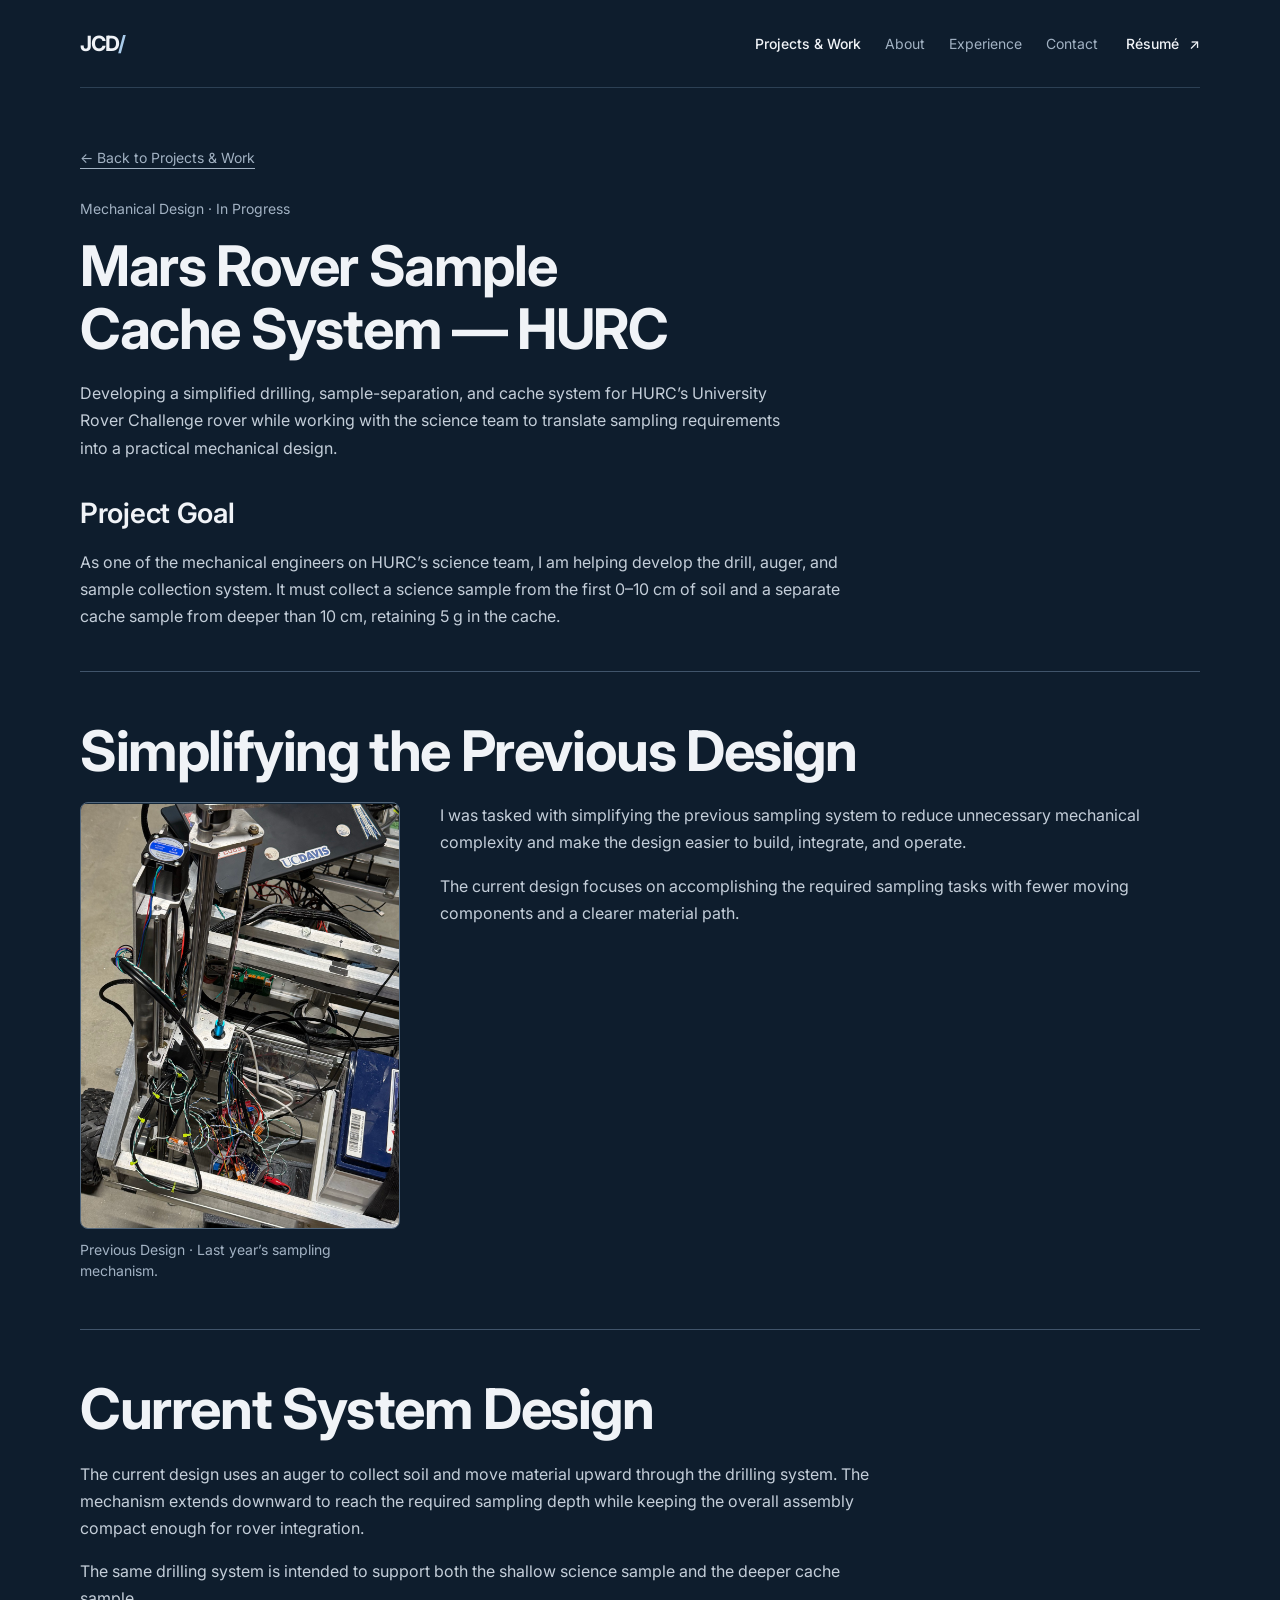
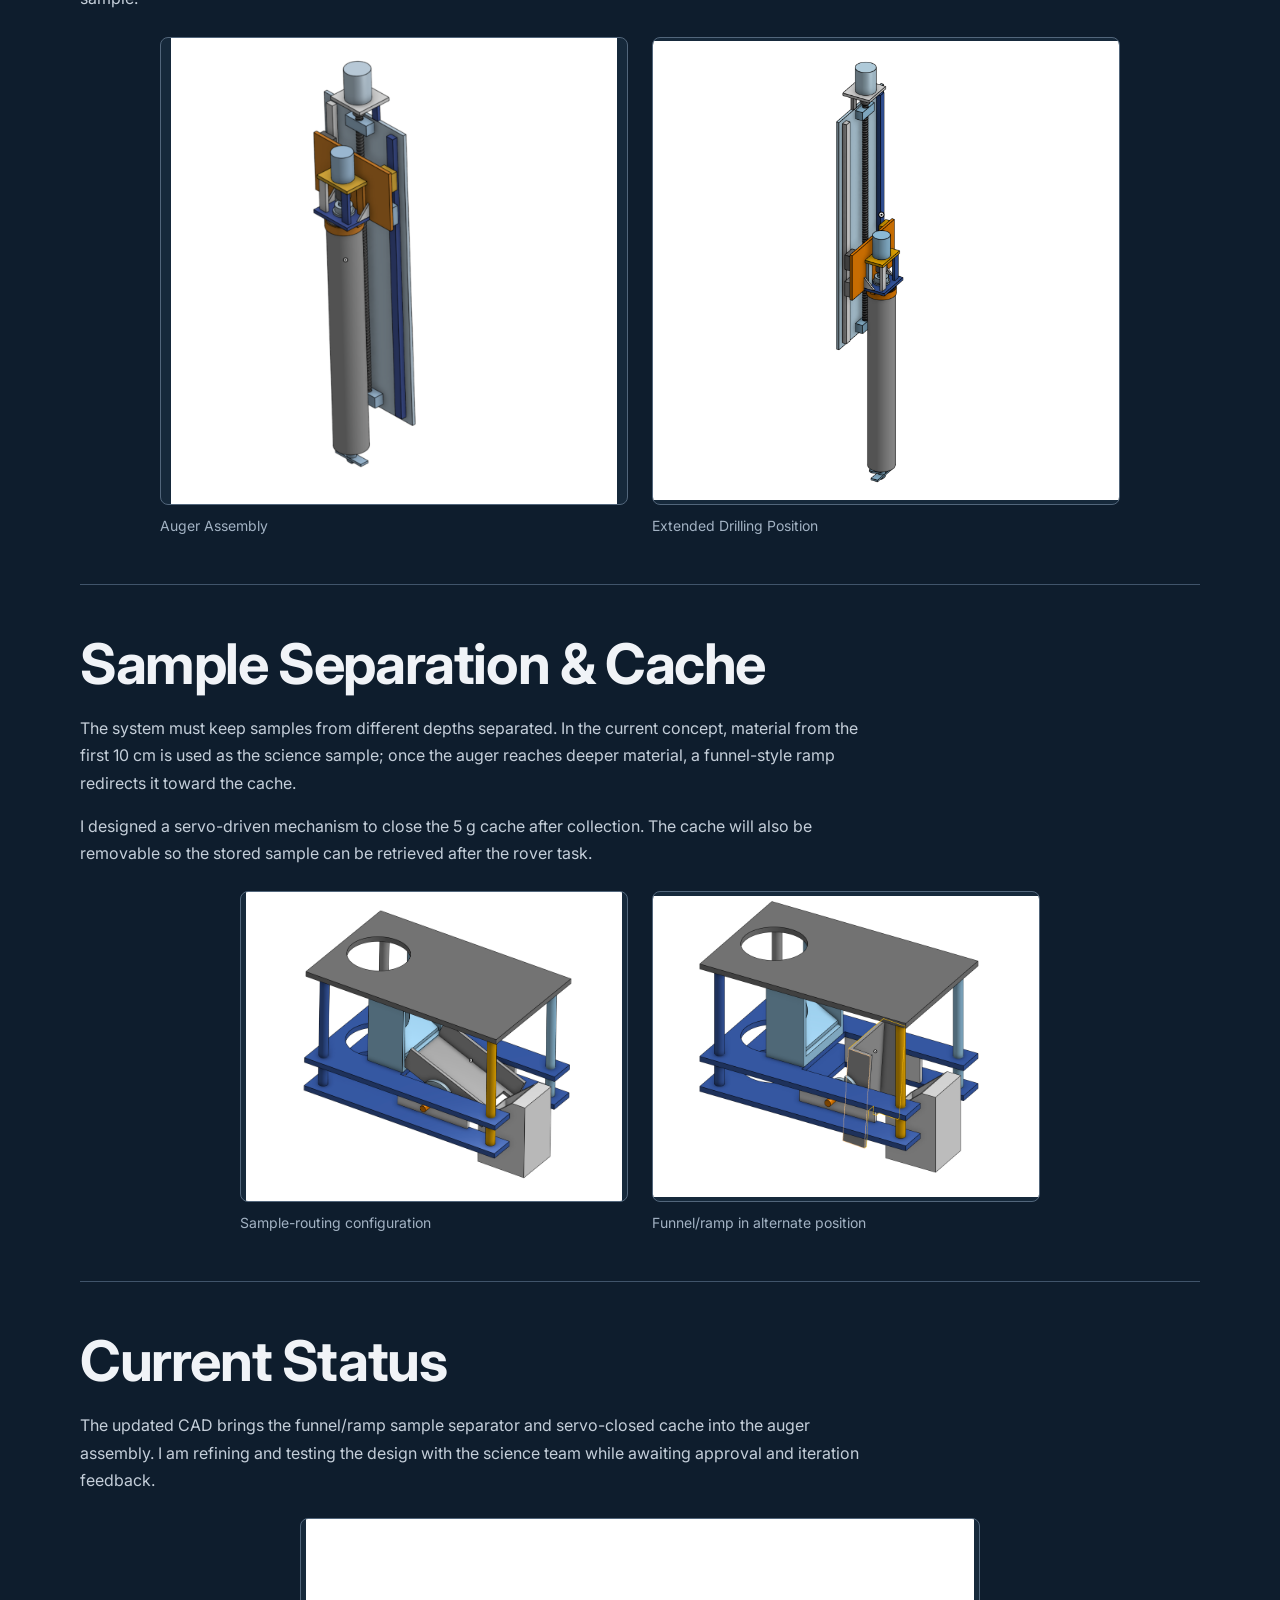
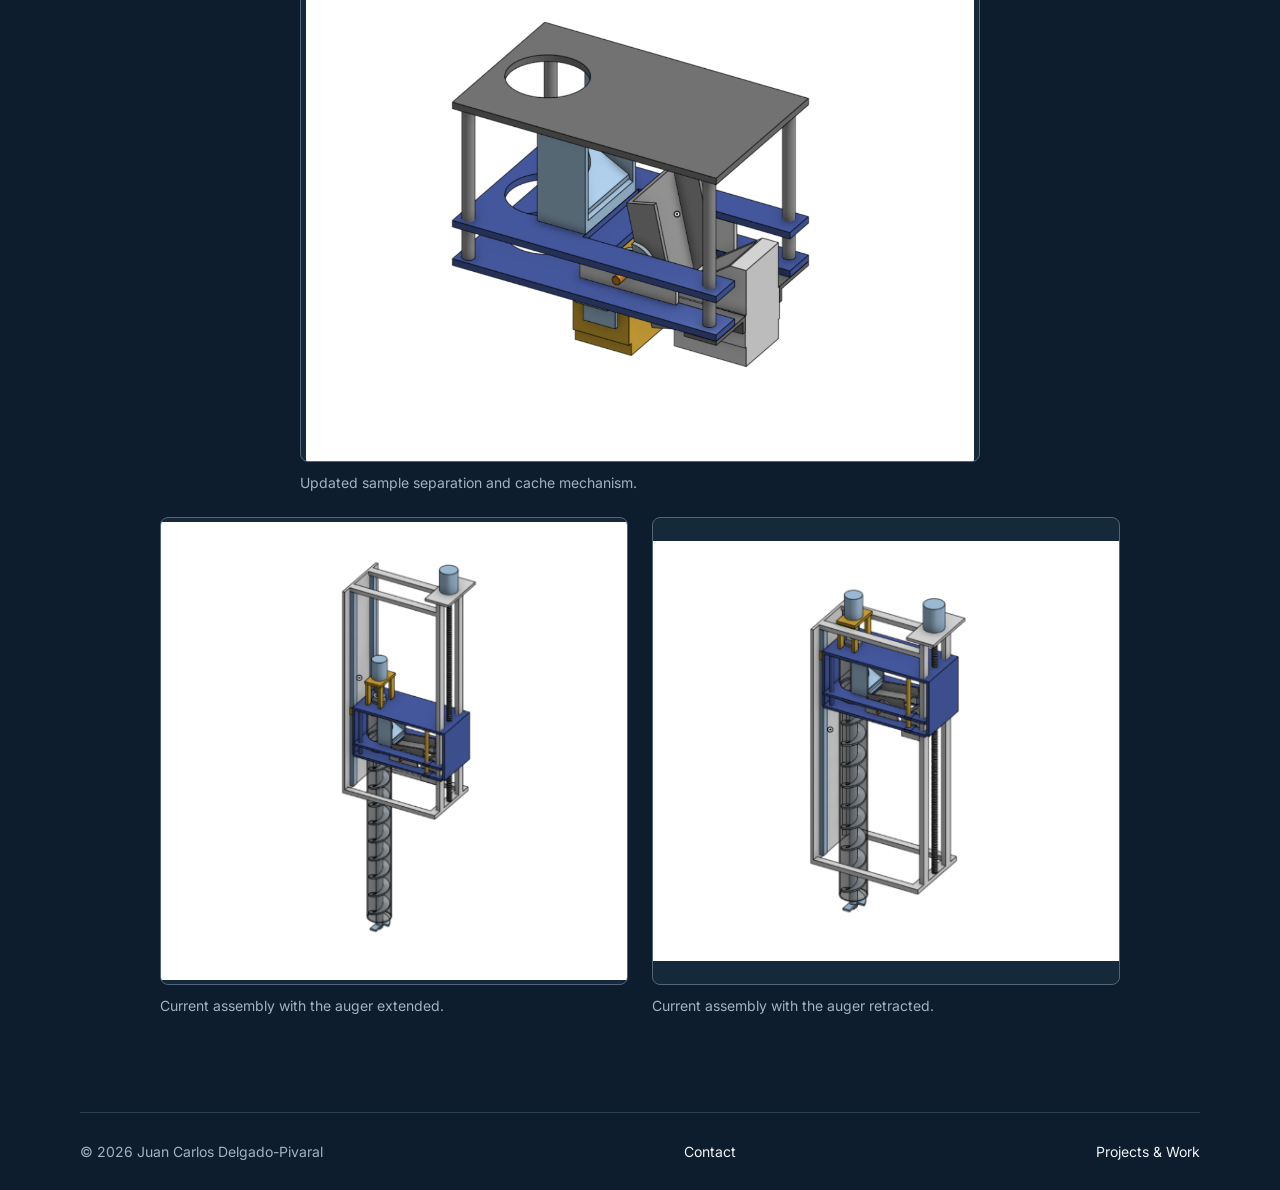
<file: projects/mars-rover.html>
<!doctype html>
<html lang="en">
<head>
<meta charset="UTF-8">
<meta name="viewport" content="width=device-width,initial-scale=1">
<meta name="description" content="In-progress mechanical design of HURC’s rover drilling, depth-based sample separation, and removable cache system by Juan Carlos Delgado-Pivaral.">
<title>Mars Rover Sample Cache System — HURC | Juan Carlos Delgado-Pivaral</title>  <link rel="preconnect" href="https://fonts.googleapis.com">
  <link rel="preconnect" href="https://fonts.gstatic.com" crossorigin>
  <link href="https://fonts.googleapis.com/css2?family=Inter:wght@400;500;600;700;800&display=swap" rel="stylesheet">
  <link rel="stylesheet" href="../styles.css">
  <link rel="stylesheet" href="mars-rover.css">
</head>
<body class="case-page rover-case">
<a class="skip-link" href="#top">Skip to content</a>
  <header class="site-header">
    <a class="wordmark" href="../index.html" aria-label="Juan Carlos Delgado-Pivaral home">JCD<span>/</span>
</a>
    <nav class="nav" aria-label="Main navigation">
      <a href="../index.html#projects-work">Projects &amp; Work</a>
      <a href="../index.html#about">About</a>
      <a href="../index.html#experience">Experience</a>
      <a href="../index.html#contact">Contact</a>
    </nav>
    <a class="header-resume" href="../Juan%20Delgado-Pivaral%20-%20Resume.pdf" target="_blank" rel="noopener">Résumé <span aria-hidden="true">↗</span>
</a>
  </header>
<main id="top" class="case-main page-width">
<a class="case-back" href="../index.html#projects-work">← Back to Projects &amp; Work</a>
<p class="eyebrow">Mechanical Design · In Progress</p>
<h1>Mars Rover Sample Cache System — HURC</h1>
<p class="case-dek">Developing a simplified drilling, sample-separation, and cache system for HURC’s University Rover Challenge rover while working with the science team to translate sampling requirements into a practical mechanical design.</p>

<section class="rover-goal rover-prose" aria-labelledby="project-goal-title">
  <h2 class="subheading" id="project-goal-title">Project Goal</h2>
  <p>As one of the mechanical engineers on HURC’s science team, I am helping develop the drill, auger, and sample collection system. It must collect a science sample from the first 0–10 cm of soil and a separate cache sample from deeper than 10 cm, retaining 5 g in the cache.</p>
</section>

<section class="rover-chapter" aria-labelledby="previous-design-title">
  <header class="section-header"><h2 class="section-title" id="previous-design-title">Simplifying the Previous Design</h2></header>
  <div class="rover-previous">
    <figure class="rover-media">
      <button type="button" class="project-image-trigger media-frame rover-media-link media--photo media--uncropped" data-full-src="../images/HURC%20Pictures/Previous%20Design.jpg" aria-label="Open full-size image: Previous sampling system">
        <img src="../images/HURC%20Pictures/Previous%20Design.jpg" alt="Previous sampling mechanism mounted within the rover structure" width="1200" height="1600" decoding="async">
      </button>
      <figcaption class="metadata">Previous Design · Last year’s sampling mechanism.</figcaption>
    </figure>
    <div class="rover-prose">
      <p>I was tasked with simplifying the previous sampling system to reduce unnecessary mechanical complexity and make the design easier to build, integrate, and operate.</p>
      <p>The current design focuses on accomplishing the required sampling tasks with fewer moving components and a clearer material path.</p>
    </div>
  </div>
</section>

<section class="rover-chapter" aria-labelledby="auger-title">
  <header class="section-header"><h2 class="section-title" id="auger-title">Current System Design</h2></header>
  <div class="rover-prose">
    <p>The current design uses an auger to collect soil and move material upward through the drilling system. The mechanism extends downward to reach the required sampling depth while keeping the overall assembly compact enough for rover integration.</p>
    <p>The same drilling system is intended to support both the shallow science sample and the deeper cache sample.</p>
  </div>
  <div class="rover-media-grid">
    <figure class="rover-media">
      <button type="button" class="project-image-trigger media-frame rover-media-link media--cad" data-full-src="../images/HURC%20Pictures/Auger.png" aria-label="Open full-size CAD image: Auger assembly">
        <img src="../images/HURC%20Pictures/Auger.png" alt="Current auger assembly CAD concept" width="1166" height="1218" loading="lazy" decoding="async">
      </button>
      <figcaption class="metadata">Auger Assembly</figcaption>
    </figure>
    <figure class="rover-media">
      <button type="button" class="project-image-trigger media-frame rover-media-link media--cad" data-full-src="../images/HURC%20Pictures/Auger%20Extended.png" aria-label="Open full-size CAD image: Auger extended position">
        <img src="../images/HURC%20Pictures/Auger%20Extended.png" alt="Auger CAD concept in the extended position for deeper drilling" width="1478" height="1456" loading="lazy" decoding="async">
      </button>
      <figcaption class="metadata">Extended Drilling Position</figcaption>
    </figure>
  </div>
</section>

<section class="rover-chapter" aria-labelledby="separation-title">
  <header class="section-header"><h2 class="section-title" id="separation-title">Sample Separation &amp; Cache</h2></header>
  <div class="rover-prose">
    <p>The system must keep samples from different depths separated. In the current concept, material from the first 10 cm is used as the science sample; once the auger reaches deeper material, a funnel-style ramp redirects it toward the cache.</p>
    <p>I designed a servo-driven mechanism to close the 5 g cache after collection. The cache will also be removable so the stored sample can be retrieved after the rover task.</p>
  </div>
  <div class="rover-media-grid rover-media-grid--cache">
    <figure class="rover-media">
      <button type="button" class="project-image-trigger media-frame rover-media-link media--cad" data-full-src="../images/HURC%20Pictures/Cache.png" aria-label="Open full-size CAD image: Cache and sample-routing configuration">
        <img src="../images/HURC%20Pictures/Cache.png" alt="Current cache CAD concept with the funnel and sample-routing structure" width="1934" height="1588" loading="lazy" decoding="async">
      </button>
      <figcaption class="metadata">Sample-routing configuration</figcaption>
    </figure>
    <figure class="rover-media">
      <button type="button" class="project-image-trigger media-frame rover-media-link media--cad" data-full-src="../images/HURC%20Pictures/Cache%20with%20funnel%20flipped.png" aria-label="Open full-size CAD image: Cache with funnel flipped">
        <img src="../images/HURC%20Pictures/Cache%20with%20funnel%20flipped.png" alt="Current cache CAD concept with the funnel flipped to its alternate position" width="2124" height="1656" loading="lazy" decoding="async">
      </button>
      <figcaption class="metadata">Funnel/ramp in alternate position</figcaption>
    </figure>
  </div>
</section>

<section class="rover-chapter" aria-labelledby="status-title">
  <header class="section-header"><h2 class="section-title" id="status-title">Current Status</h2></header>
  <p class="rover-prose">The updated CAD brings the funnel/ramp sample separator and servo-closed cache into the auger assembly. I am refining and testing the design with the science team while awaiting approval and iteration feedback.</p>
  <div class="rover-media-grid rover-media-grid--status">
    <figure class="rover-media rover-media--status-detail">
      <button type="button" class="project-image-trigger media-frame rover-media-link media--cad" data-full-src="../images/New%20Pics/Updated%20Separation%20%26%20Cache%201%20-%20HURC.png" aria-label="Open full-size updated sample separation and cache CAD">
        <img src="../images/New%20Pics/Updated%20Separation%20%26%20Cache%201%20-%20HURC.png" alt="Updated CAD detail of the funnel and ramp sample separator, cache, and closure mechanism" width="1267" height="1028" loading="lazy" decoding="async">
      </button>
      <figcaption class="metadata">Updated sample separation and cache mechanism.</figcaption>
    </figure>
    <figure class="rover-media">
      <button type="button" class="project-image-trigger media-frame rover-media-link media--cad" data-full-src="../images/New%20Pics/Current%20Status%201%20-%20HURC.png" aria-label="Open full-size current auger and collection system CAD, extended">
        <img src="../images/New%20Pics/Current%20Status%201%20-%20HURC.png" alt="Current CAD of the auger extended below the sample collection and cache assembly" width="972" height="957" loading="lazy" decoding="async">
      </button>
      <figcaption class="metadata">Current assembly with the auger extended.</figcaption>
    </figure>
    <figure class="rover-media">
      <button type="button" class="project-image-trigger media-frame rover-media-link media--cad" data-full-src="../images/New%20Pics/Current%20Status%202%20-%20HURC.png" aria-label="Open full-size current auger and collection system CAD, retracted">
        <img src="../images/New%20Pics/Current%20Status%202%20-%20HURC.png" alt="Current CAD of the auger retracted within the sample collection and cache assembly" width="996" height="897" loading="lazy" decoding="async">
      </button>
      <figcaption class="metadata">Current assembly with the auger retracted.</figcaption>
    </figure>
  </div>
</section>
</main>
<footer class="footer page-width">
<span>© 2026 Juan Carlos Delgado-Pivaral</span>
<a href="../index.html#contact">Contact</a>
<a href="../index.html#projects-work">Projects &amp; Work</a>
</footer>
<script src="../script.js"></script>
</body>
</html>
</file>
<file: styles.css>
/* Shared design tokens — all pages use the same color, type and spacing scales. */
:root {
  color-scheme: dark;
  --background: #0e1d2d;
  --surface: #16293b;
  --text: #f0f3f7;
  --body: #c4ced9;
  --muted: #a2b2c3;
  --accent: #a9cbea;
  --line: #2c4054;
  --section-line: #40546a;
  --image-border: #52667b;
  --image-radius: 8px;
  --sans: 'Inter', -apple-system, BlinkMacSystemFont, 'Segoe UI', sans-serif;
  --section-size: clamp(36px, 4.5vw, 56px);
  --subheading-size: clamp(24px, 2.5vw, 28px);
  --title-size: clamp(20px, 2vw, 22px);
  --body-size: 16px;
  --meta-size: 14px;
  --rail-size: 208px;
  --column-gap: 40px;
  --section-space: 96px;
}
* { box-sizing: border-box; }
html { scroll-behavior: smooth; scroll-padding-top: 24px; }
body { margin: 0; background: var(--background); color: var(--body); font: var(--body-size)/1.7 var(--sans); }
h1, h2, h3, h4, p, figure { margin: 0; }
h1, h2, h3, h4 { color: var(--text); }
h1, h2, h3, h4 { text-wrap: balance; }
h1 em, h2 em, h3 em { color: inherit; font-style: normal; }
a { color: inherit; text-decoration-thickness: 1px; text-underline-offset: 5px; }
button { font: inherit; }
a, button { -webkit-tap-highlight-color: transparent; }
a:focus-visible, button:focus-visible, dialog:focus-visible {
  outline: 2px solid var(--accent);
  outline-offset: 6px;
}
img, video {
  display: block;
  max-width: 100%;
  border: 1px solid var(--image-border);
  border-radius: var(--image-radius);
}
img { height: auto; }
[hidden] { display: none !important; }
.page-width, .site-header { width: min(1120px, calc(100% - 64px)); margin-inline: auto; }
.section-space { padding-block: var(--section-space); }
.section-rule { border-top: 1px solid var(--section-line); }
.section-header { display: grid; justify-items: start; gap: 16px; margin-bottom: 40px; }
.section-title, .case-main > h1 {
  font-size: var(--section-size);
  font-weight: 700;
  line-height: 1.12;
  letter-spacing: -.025em;
  color: var(--text);
}
.subheading {
  font-size: var(--subheading-size);
  font-weight: 600;
  line-height: 1.4;
  letter-spacing: -.01em;
  color: var(--text);
}
.entry-title {
  font-size: var(--title-size);
  font-weight: 600;
  line-height: 1.25;
  letter-spacing: -.02em;
  color: var(--text);
}
.eyebrow, .metadata, .project-meta, .experience-top, .experience-company,
.gallery-meta, .education, .case-facts, .footer, .lightbox-category, .lightbox-software {
  color: var(--muted);
  font-size: var(--meta-size);
  font-weight: 400;
  line-height: 1.5;
  letter-spacing: 0;
}
.section-note { max-width: 760px; }
.section-content { min-width: 0; }
.section-content > p + p { margin-top: 16px; }
.section-content > .subheading { margin-bottom: 20px; }
.about-content { max-width: 760px; }

/* Navigation */
.site-header { min-height: 88px; display: flex; align-items: center; gap: 28px; border-bottom: 1px solid var(--line); }
.wordmark { font-size: 21px; font-weight: 700; color: var(--text); text-decoration: none; letter-spacing: -.04em; }
.wordmark span { color: var(--accent); }
.nav { display: flex; align-items: center; gap: 24px; margin-left: auto; }
.nav a, .header-resume { font-size: var(--meta-size); line-height: 1.5; color: var(--muted); text-decoration: none; transition: color .18s; }
.nav a:first-child, .nav a[aria-current="page"], .header-resume { color: var(--text); font-weight: 500; }
.nav a[aria-current="page"] { text-decoration: underline; text-decoration-color: var(--accent); }
.nav a:hover, .header-resume:hover, .footer a:hover { color: var(--accent); }
.header-resume { white-space: nowrap; }
.header-resume span { margin-left: 6px; }
.skip-link { position: absolute; top: 8px; left: 16px; padding: 8px 16px; background: var(--surface); color: var(--text); z-index: 30; transform: translateY(-160%); }
.skip-link:focus { transform: none; }

/* Homepage hero */
.hero { display: grid; grid-template-columns: minmax(0, 1fr) minmax(260px, 350px); align-items: center; gap: 48px; padding-block: 64px; }
.hero-copy { min-width: 0; }
.hero h1 { font-size: clamp(42px, 4.8vw, 62px); font-weight: 700; line-height: 1.09; letter-spacing: -.035em; margin-block: 20px 24px; }
.hero-summary { max-width: 580px; }
.hero-actions { display: flex; flex-wrap: wrap; gap: 28px; margin-top: 28px; }
.button { display: inline-flex; align-items: center; gap: 16px; min-height: 44px; color: var(--text); text-decoration: none; font-size: var(--meta-size); font-weight: 500; border-bottom: 1px solid var(--image-border); transition: color .18s, border-color .18s; }
.button:hover { color: var(--accent); border-color: var(--accent); }
.hero-headshot { width: 100%; aspect-ratio: 3/4; object-fit: cover; object-position: center 35%; }

/* All media frames share one border and radius. No double borders on their children. */
.media-frame { position: relative; overflow: hidden; border: 1px solid var(--image-border); border-radius: var(--image-radius); background: var(--surface); }
.media-frame > img, .media-frame > video { width: 100%; height: 100%; border: 0; border-radius: 0; object-fit: var(--media-fit, cover); object-position: var(--media-position, center); }
/* Content-aware media: preserve technical information; fill photographic frames. */
.media--photo { --media-fit: cover; }
.media--cad, .media--drawing, .media--document, .media--logo, .media--uncropped { --media-fit: contain; }
.media--natural { --media-ratio: auto; }
.media-frame.media--natural > img { height: auto; }
.media-rover-cover { --media-position: center 40%; }
.media-gearbox-cover { --media-position: center 32%; }
.image-placeholder { display: grid; place-items: center; width: 100%; height: 100%; padding: 20px; text-align: center; color: var(--muted); font-size: var(--meta-size); }
.placeholder-media { display: grid; place-items: center; color: var(--muted); font-size: var(--meta-size); text-align: center; }
.placeholder-media > span { padding: 20px; }

/* Project collection: text-led rows, consistent square covers. */
.project-list { display: grid; }
.project-card { display: grid; grid-template-columns: minmax(0, 1fr) 336px; align-items: center; gap: var(--column-gap); padding-block: 28px; border-top: 1px solid var(--line); color: inherit; text-decoration: none; }
.project-info { min-width: 0; }
.project-meta { display: flex; flex-wrap: wrap; gap: 6px 18px; margin-bottom: 16px; }
.project-meta .status { color: var(--accent); }
.project-info .entry-title { margin-bottom: 16px; transition: color .18s; }
.project-info > p { max-width: 58ch; }
.project-link { display: inline-block; color: var(--text); font-size: var(--meta-size); margin-top: 20px; text-decoration: underline; text-decoration-color: var(--image-border); text-underline-offset: 5px; }
.project-link b { font-weight: 400; padding-left: 8px; }
.project-image { width: 100%; aspect-ratio: 10/11; }
/* Retain the previous CAD preview's footprint while filling it with the finished photo. */
.project-image--lebot { height: auto; min-height: 0; aspect-ratio: 1615 / 1305; }
.project-image--lebot > img { position: absolute; inset: 0; display: block; width: 100%; height: 100%; object-fit: cover; object-position: center 45%; }
.project-image--formula { height: auto; min-height: 0; aspect-ratio: auto; }
.project-image--hurc { height: auto; min-height: 0; aspect-ratio: auto; }
.project-card:has(> .project-image[hidden]) { grid-template-columns: minmax(0, 1fr); }
.project-card:hover .entry-title, .project-card:focus-visible .entry-title { color: var(--accent); }

/* About, skills and contact use the shared, full-width section introduction. */
.education { display: flex; flex-wrap: wrap; gap: 12px 24px; padding-top: 24px; margin-top: 28px; border-top: 1px solid var(--line); }
.education span:first-child { color: var(--text); }
.skills-grid { display: grid; grid-template-columns: repeat(4, minmax(0, 1fr)); gap: 24px; }
.skills-grid .subheading { margin-bottom: 16px; }
.skills-languages { grid-column: 1 / -1; }
.contact-intro { max-width: 760px; margin-bottom: 24px; color: var(--body); font-size: clamp(20px, 2.2vw, 24px); font-weight: 400; line-height: 1.5; letter-spacing: 0; }
.contact-links { display: flex; flex-wrap: wrap; gap: 16px 32px; margin-top: 16px; }
.contact-links--emails { display: grid; grid-template-columns: repeat(2, minmax(0, 1fr)); margin-top: 0; }
.contact-links a, .email-link { color: var(--text); font-size: clamp(18px, 2vw, 22px); line-height: 1.4; text-decoration-color: var(--image-border); transition: color .18s; }
.email-link { overflow-wrap: anywhere; }
.contact-links a:hover, .email-link:hover { color: var(--accent); }

/* Experience: each article owns its logo and text, ensuring row alignment. */
.experience-groups { display: grid; gap: 48px; }
.experience-heading { padding-bottom: 18px; border-bottom: 1px solid var(--line); }
.experience-entry { display: grid; grid-template-columns: var(--rail-size) minmax(0, 1fr); gap: var(--column-gap); align-items: start; padding-block: 28px; border-bottom: 1px solid var(--line); }
.experience-entry:last-of-type { border-bottom: 0; padding-bottom: 0; }
.experience-logo-slot { width: 100%; aspect-ratio: 1; }
.experience-logo-slot--wide { background: #000; }
.experience-item { min-width: 0; }
.experience-top { display: flex; flex-wrap: wrap; gap: 6px 24px; margin-bottom: 14px; }
.experience-item .entry-title { margin-bottom: 10px; }
.experience-company { margin-bottom: 16px; }
.experience-item > p:last-child { max-width: 72ch; }
.experience-note { margin: 24px 0 0 calc(var(--rail-size) + var(--column-gap)); color: var(--muted); }

/* Projects & Work: major case studies first, then the supporting CAD gallery. */
.work-subheading { margin-bottom: 20px; }
.work-gallery { margin-top: 48px; padding-top: 36px; border-top: 1px solid var(--line); }
.case-main { padding-top: 56px; padding-bottom: var(--section-space); }
.gallery-heading { max-width: 760px; margin-bottom: 36px; }
.gallery-heading .subheading { margin-bottom: 16px; }
.gallery-group + .gallery-group { margin-top: 40px; padding-top: 32px; border-top: 1px solid var(--line); }
.gallery-group-title { margin-bottom: 24px; }
.gallery-grid { display: grid; grid-template-columns: repeat(auto-fit, minmax(min(100%, 300px), 1fr)); gap: 36px 24px; width: 100%; max-width: 1120px; margin-inline: auto; }
.gallery-grid--drawings { grid-template-columns: repeat(2, minmax(0, 1fr)); }
.gallery-grid:has(> .gallery-item:only-child) { grid-template-columns: 1fr; max-width: 360px; }
.gallery-grid:has(> .gallery-item:nth-child(2):last-child) { max-width: 760px; }
@media (min-width: 1001px) {
  .gallery-group--offset > .gallery-grid { max-width: 360px; margin-inline: 0 auto; }
}
.gallery-item { position: relative; min-width: 0; }
.gallery-card { appearance: none; display: block; width: 100%; padding: 0; border: 0; background: transparent; color: inherit; text-align: left; cursor: pointer; min-width: 0; }
.gallery-card.media-frame { border: 1px solid var(--image-border); background: var(--surface); }
.gallery-card::after { content: ''; position: absolute; inset: 0; border-radius: var(--image-radius); }
.gallery-item:focus-within { outline: 2px solid var(--accent); outline-offset: 6px; border-radius: var(--image-radius); }
.gallery-card:focus-visible { outline: 0; }
.gallery-image { display: grid; place-items: center; width: 100%; aspect-ratio: var(--media-ratio, 4/3); }
.gallery-image > img { object-fit: var(--media-fit, contain); object-position: var(--media-position, center); }
.gallery-info { padding-top: 16px; }
.gallery-info .entry-title { margin-block: 6px 10px; transition: color .18s; }
.gallery-meta { display: flex; flex-wrap: wrap; gap: 4px 12px; }
.gallery-open { display: inline-block; font-size: var(--meta-size); margin-top: 14px; color: var(--text); }
.gallery-item:hover .entry-title { color: var(--accent); }
.gallery-card:disabled { cursor: default; }

/* Media viewer */
.project-image-trigger { padding: 0; color: inherit; font: inherit; text-align: inherit; cursor: zoom-in; }
.project-image-trigger:hover { border-color: var(--accent); }
.lightbox { width: min(960px, calc(100% - 32px)); max-height: calc(100dvh - 32px); margin: auto; padding: 20px; border: 1px solid var(--image-border); border-radius: var(--image-radius); background: var(--background); color: var(--body); }
.lightbox::backdrop { background: rgb(4 12 21 / 85%); }
.modal-open { overflow: hidden; }
.lightbox-toolbar { display: flex; justify-content: flex-end; margin-bottom: 14px; }
.lightbox-close { padding: 8px 14px; border: 1px solid var(--line); border-radius: 4px; color: var(--text); background: var(--surface); cursor: pointer; font-size: var(--meta-size); }
.lightbox-image { display: flex; align-items: center; justify-content: center; width: fit-content; max-width: 100%; height: auto; margin-inline: auto; }
.lightbox-image > img, .lightbox-image > video { display: block; width: auto; height: auto; max-width: 100%; max-height: min(70dvh, max(80px, calc(100dvh - 240px))); object-fit: contain; object-position: center; }
.lightbox-caption { padding-top: 20px; }
.lightbox-title { margin-block: 6px; }
.lightbox--project .lightbox-caption { max-height: 20dvh; overflow-y: auto; }

/* Project details: shared typography, optional content modules. */
.case-back { display: inline-block; margin-bottom: 28px; color: var(--muted); font-size: var(--meta-size); }
.case-main > .eyebrow { margin-bottom: 16px; }
.case-main > h1 { max-width: 860px; margin-bottom: 20px; }
.case-dek { max-width: 720px; margin-bottom: 32px; }
.case-hero { width: 100%; height: clamp(240px, 36vw, 400px); }
.case-grid { display: grid; grid-template-columns: var(--rail-size) minmax(0, 1fr); gap: var(--column-gap); margin-top: 40px; padding-top: 24px; border-top: 1px solid var(--line); }
.case-facts { display: flex; flex-wrap: wrap; gap: 10px 18px; margin-top: 20px; }
.case-blocks { display: grid; gap: 28px; margin-top: 32px; }
.case-block { display: grid; grid-template-columns: var(--rail-size) minmax(0, 1fr); gap: var(--column-gap); padding-top: 24px; border-top: 1px solid var(--line); }
.case-placeholder { color: var(--muted); }
.case-media-grid { display: grid; grid-template-columns: repeat(3, minmax(0, 1fr)); gap: 24px; margin-top: 40px; }
.case-media { width: 100%; aspect-ratio: 4/3; }
.footer { display: flex; flex-wrap: wrap; justify-content: space-between; gap: 16px 24px; padding-block: 28px; border-top: 1px solid var(--line); }
.footer a { color: var(--text); text-decoration: none; }

@media (max-width: 1000px) {
  :root { --rail-size: 184px; --column-gap: 32px; }
  .site-header { flex-wrap: wrap; gap: 16px; padding-block: 20px 0; }
  .header-resume { margin-left: auto; }
  .nav { order: 3; width: 100%; margin: 0; gap: 12px 24px; flex-wrap: wrap; padding-bottom: 16px; }
  .nav a { padding-block: 6px; }
  .hero { grid-template-columns: minmax(0, 1fr) 30%; gap: 32px; }
  .hero h1 { font-size: clamp(38px, 5vw, 52px); }
  .project-card { grid-template-columns: minmax(0, 1fr) 320px; }
  .skills-grid { grid-template-columns: repeat(2, minmax(0, 1fr)); gap: 28px 24px; }
  .gallery-grid { grid-template-columns: repeat(2, minmax(0, 1fr)); }
}
@media (max-width: 720px) {
  :root { --section-space: 64px; --column-gap: 24px; --rail-size: 152px; }
  .page-width, .site-header { width: calc(100% - 40px); }
  .section-header { margin-bottom: 32px; }
  .hero { grid-template-columns: 1fr; padding-block: 40px 44px; gap: 32px; }
  .hero h1 { font-size: clamp(35px, 7.5vw, 52px); }
  .hero-headshot { max-width: 350px; margin-inline: auto; }
  .project-card { grid-template-columns: 1fr; gap: 24px; }
  .project-image { max-width: 380px; margin-inline: auto; }
  .experience-entry { align-items: start; }
  .experience-top { gap: 4px 16px; }
  .experience-note { margin-left: 0; }
  .experience-groups { gap: 36px; }
  .gallery-grid, .case-media-grid { grid-template-columns: 1fr; gap: 32px; }
  .skills-grid { grid-template-columns: 1fr; gap: 28px; }
  .contact-links--emails { grid-template-columns: 1fr; }
  .case-main { padding-top: 40px; }
  .case-grid, .case-block { grid-template-columns: 1fr; gap: 16px; }
}
@media (max-width: 520px) {
  .experience-entry { grid-template-columns: 1fr; gap: 20px; }
  .experience-logo-slot { width: 152px; justify-self: center; }
  .lightbox { padding: 14px; }
  .footer { flex-direction: column; align-items: start; }
}
@media (prefers-reduced-motion: reduce) {
  html { scroll-behavior: auto; }
  *, *::before, *::after { transition: none !important; animation: none !important; }
}
</file>
<file: projects/battle-robot.css>
/* Scoped to Battle Robot; use the shared typography, palette and image frames. */
.robot-case .robot-intro {
  display: grid;
  grid-template-columns: minmax(0, 420px) minmax(0, 1fr);
  align-items: start;
  gap: var(--column-gap);
  margin-block: 32px 48px;
}
.robot-case .robot-summary { display: grid; gap: 24px; min-width: 0; }
.robot-case .robot-summary .subheading { margin-bottom: 10px; }
.robot-case .robot-chapter {
  padding-block: 48px;
  border-top: 1px solid var(--section-line);
}
.robot-case .robot-chapter:last-child { padding-bottom: 0; }
.robot-case .robot-chapter .section-header { margin-bottom: 20px; }
.robot-case .robot-prose { max-width: 800px; }
.robot-case .robot-prose p + p { margin-top: 16px; }
.robot-case .robot-tools { margin-top: 16px; }
.robot-case .robot-result { margin-top: 24px; }
.robot-case .robot-media-grid {
  display: grid;
  grid-template-columns: repeat(2, minmax(0, 1fr));
  gap: 24px;
  width: 100%;
  max-width: 960px;
  margin-top: 24px;
  margin-inline: auto;
  align-items: start;
}
.robot-case .robot-media-grid--design { grid-template-columns: repeat(3, minmax(0, 1fr)); }
.robot-case .robot-media-grid--manufacturing { grid-template-columns: repeat(4, minmax(0, 1fr)); }
.robot-case .robot-media-grid--final-cad { grid-template-columns: repeat(2, minmax(0, 1fr)); }
.robot-case .robot-media { min-width: 0; width: 100%; margin-inline: auto; }
.robot-case .robot-media--primary { grid-column: 1 / -1; max-width: 760px; }
.robot-case .robot-video-placeholder { width: 100%; aspect-ratio: 16/9; }
.robot-case .robot-media-link { display: block; width: 100%; aspect-ratio: var(--media-ratio, 4/3); }
.robot-case .robot-media-link:focus-visible { outline-offset: 4px; }
.robot-case .robot-media--hero { width: 100%; max-width: 420px; }
.robot-case .robot-media--hero .robot-media-link { aspect-ratio: 3/4; }
.robot-case .robot-media--natural .robot-media-link { aspect-ratio: auto; }
.robot-case .robot-media--natural .robot-media-link > img { height: auto; }
.robot-case .robot-media-grid--final-cad > :not(.robot-media--primary) .robot-media-link { aspect-ratio: 6/5; }
.robot-case .robot-media--prototype .robot-media-link { aspect-ratio: 3/4; }
.robot-case .robot-media-grid--drivetrain .robot-media-link { aspect-ratio: 1; }
.robot-case .robot-media--prototype img { object-position: center 60%; }
.robot-case .robot-media--gearbox img { object-position: center 34%; }
.robot-case .robot-media--casting img { object-position: center 45%; }
.robot-case .robot-media--competition img { object-position: center 53%; }
.robot-case .robot-media--ramp-test img { object-position: center 65%; }
.robot-case .robot-media--mounting img { object-position: center 60%; }
.robot-case .robot-media figcaption { margin-top: 10px; }
.robot-case .robot-media-grid:has(> .robot-media:only-child) { grid-template-columns: minmax(0, 1fr); max-width: 480px; }
.robot-case .robot-assembly:has(> figure[hidden]) { grid-template-columns: minmax(0, 1fr); }
.robot-case .robot-assembly {
  display: grid;
  grid-template-columns: minmax(0, 1fr) minmax(0, 480px);
  align-items: start;
  gap: var(--column-gap);
}
.robot-case .robot-assembly > .robot-media { max-width: 480px; }
@media (max-width: 1000px) {
  .robot-case .robot-intro { grid-template-columns: minmax(0, .85fr) minmax(0, 1fr); }
  .robot-case .robot-media-grid--manufacturing { grid-template-columns: repeat(2, minmax(0, 1fr)); }
}
@media (max-width: 900px) {
  .robot-case .robot-intro,
  .robot-case .robot-assembly { grid-template-columns: minmax(0, 1fr); }
}
@media (max-width: 800px) {
  .robot-case .robot-media-grid { grid-template-columns: minmax(0, 1fr); max-width: 480px; }
}
@media (max-width: 720px) {
  .robot-case .robot-intro { grid-template-columns: minmax(0, 1fr); gap: 28px; margin-bottom: 36px; }
  .robot-case .robot-chapter { padding-block: 36px; }
  .robot-case .robot-media-grid,
  .robot-case .robot-assembly { grid-template-columns: minmax(0, 1fr); gap: 24px; }
}
</file>
<file: projects/formula-sae.css>
/* Formula SAE layout only; shared tokens retain the site's visual system. */
.formula-case .formula-chapter {
  padding-block: 48px;
  border-top: 1px solid var(--section-line);
}
.formula-case .formula-chapter:last-child { padding-bottom: 0; }
.formula-case .formula-chapter .section-header { margin-bottom: 20px; }
.formula-case .formula-prose { max-width: 800px; }
.formula-case .formula-prose p + p { margin-top: 16px; }
.formula-case .formula-media-grid {
  display: grid;
  grid-template-columns: repeat(2, minmax(0, 1fr));
  align-items: center;
  gap: 32px 24px;
  width: 100%;
  max-width: 960px;
  margin-inline: auto;
}
.formula-case .formula-media { width: 100%; min-width: 0; margin-inline: auto; }
.formula-case .formula-media--chassis { max-width: 300px; }
.formula-case .formula-media-link { display: block; width: 100%; }
.formula-case .formula-media figcaption { margin-top: 10px; }
.formula-case .formula-media-grid--status { margin-top: 24px; align-items: start; }
.formula-case .formula-media-grid--status .formula-media-link { aspect-ratio: 4 / 3; }
@media (max-width: 720px) {
  .formula-case .formula-chapter { padding-block: 36px; }
  .formula-case .formula-media-grid { grid-template-columns: minmax(0, 1fr); max-width: 480px; }
}
</file>
<file: projects/gearbox-assembly.css>
/* Gearbox page only; retain shared palette, typography and image frames. */
.gearbox-case .gearbox-hero { width: 100%; max-width: 760px; margin: 32px auto 40px; }
.gearbox-case .gearbox-media-link { display: block; width: 100%; aspect-ratio: var(--media-ratio, 4/3); }
.gearbox-case .gearbox-hero .gearbox-media-link { aspect-ratio: auto; }
.gearbox-case .gearbox-hero img { height: auto; }
.gearbox-case .gearbox-hero figcaption { margin-top: 12px; }
.gearbox-case .gearbox-work, .gearbox-case .gearbox-final { padding-top: 32px; border-top: 1px solid var(--section-line); }
.gearbox-case .gearbox-work .section-header, .gearbox-case .gearbox-final .section-header { margin-bottom: 24px; }
.gearbox-case .gearbox-featured { display: grid; grid-template-columns: minmax(0, 1.4fr) minmax(0, 1fr); gap: 32px; width: 100%; max-width: 960px; margin: 0 auto 36px; align-items: start; }
.gearbox-case .gearbox-item--bom { width: 100%; max-width: 340px; justify-self: center; }
.gearbox-case .gearbox-item--bom .gearbox-media-link { aspect-ratio: 1234/1598; }
.gearbox-case .gearbox-components-heading { max-width: 1080px; margin: 40px auto 24px; padding-top: 24px; border-top: 1px solid var(--section-line); }
.gearbox-case .gearbox-grid { display: grid; grid-template-columns: repeat(8, minmax(0, 1fr)); gap: 28px 24px; width: 100%; max-width: 1080px; margin-inline: auto; }
.gearbox-case .gearbox-item { min-width: 0; }
.gearbox-case .gearbox-item figcaption { margin-top: 12px; }
.gearbox-case .gearbox-item .entry-title { margin-bottom: 6px; }
.gearbox-case .gearbox-final { margin-top: 40px; }
.gearbox-case .gearbox-final-photo { width: 100%; max-width: 420px; margin-inline: auto; }
.gearbox-case .gearbox-final-photo .gearbox-media-link { aspect-ratio: 3/4; }
.gearbox-case .gearbox-final-photo figcaption { margin-top: 12px; }
/* Half-card tracks center the final three without stretching or placeholders. */
@media (min-width: 1001px) {
  .gearbox-case .gearbox-grid > .gearbox-item { grid-column: span 2; }
  .gearbox-case .gearbox-grid > .gearbox-item:nth-child(5) { grid-column: 2 / span 2; }
}
@media (max-width: 1000px) {
  .gearbox-case .gearbox-grid { grid-template-columns: repeat(2, minmax(0, 1fr)); }
}
@media (min-width: 721px) and (max-width: 1000px) {
  .gearbox-case .gearbox-grid > .gearbox-item:last-child:nth-child(odd) { grid-column: 1 / -1; width: calc((100% - 24px) / 2); justify-self: center; }
}
@media (max-width: 720px) {
  .gearbox-case .gearbox-grid { grid-template-columns: minmax(0, 1fr); max-width: 480px; }
  .gearbox-case .gearbox-featured { grid-template-columns: minmax(0, 1fr); max-width: 480px; gap: 28px; }
}
</file>
<file: projects/mars-rover.css>
/* HURC-only layout; typography, colors and image borders use shared site tokens. */
.rover-case .rover-previous {
  display: grid;
  grid-template-columns: minmax(0, 320px) minmax(0, 1fr);
  align-items: start;
  gap: var(--column-gap);
}
.rover-case .rover-goal { margin-bottom: 40px; }
.rover-case .rover-goal .subheading { margin-bottom: 16px; }
.rover-case .rover-previous .rover-media-link { aspect-ratio: 3/4; }
.rover-case .rover-chapter { padding-block: 48px; border-top: 1px solid var(--section-line); }
.rover-case .rover-chapter:last-child { padding-bottom: 0; }
.rover-case .rover-chapter .section-header { margin-bottom: 20px; }
.rover-case .rover-prose { max-width: 800px; min-width: 0; }
.rover-case .rover-prose p + p { margin-top: 16px; }
.rover-case .rover-media { width: 100%; min-width: 0; margin-inline: auto; }
.rover-case .rover-media-link { display: block; width: 100%; aspect-ratio: 1; }
.rover-case .rover-media figcaption { margin-top: 10px; }
.rover-case .rover-media-grid {
  display: grid;
  grid-template-columns: repeat(2, minmax(0, 1fr));
  gap: 24px;
  width: 100%;
  max-width: 960px;
  margin: 24px auto 0;
  align-items: start;
}
.rover-case .rover-media-grid--cache { max-width: 800px; }
.rover-case .rover-media-grid--cache .rover-media-link { aspect-ratio: 5/4; }
.rover-case .rover-media-grid--status .rover-media--status-detail { grid-column: 1 / -1; max-width: 680px; }
.rover-case .rover-media-grid--status .rover-media--status-detail .rover-media-link { aspect-ratio: 5 / 4; }
@media (max-width: 720px) {
  .rover-case .rover-previous { grid-template-columns: minmax(0, 1fr); gap: 24px; }
  .rover-case .rover-previous .rover-media { max-width: 320px; }
  .rover-case .rover-chapter { padding-block: 36px; }
  .rover-case .rover-media-grid { grid-template-columns: minmax(0, 1fr); max-width: 480px; }
}
</file>
